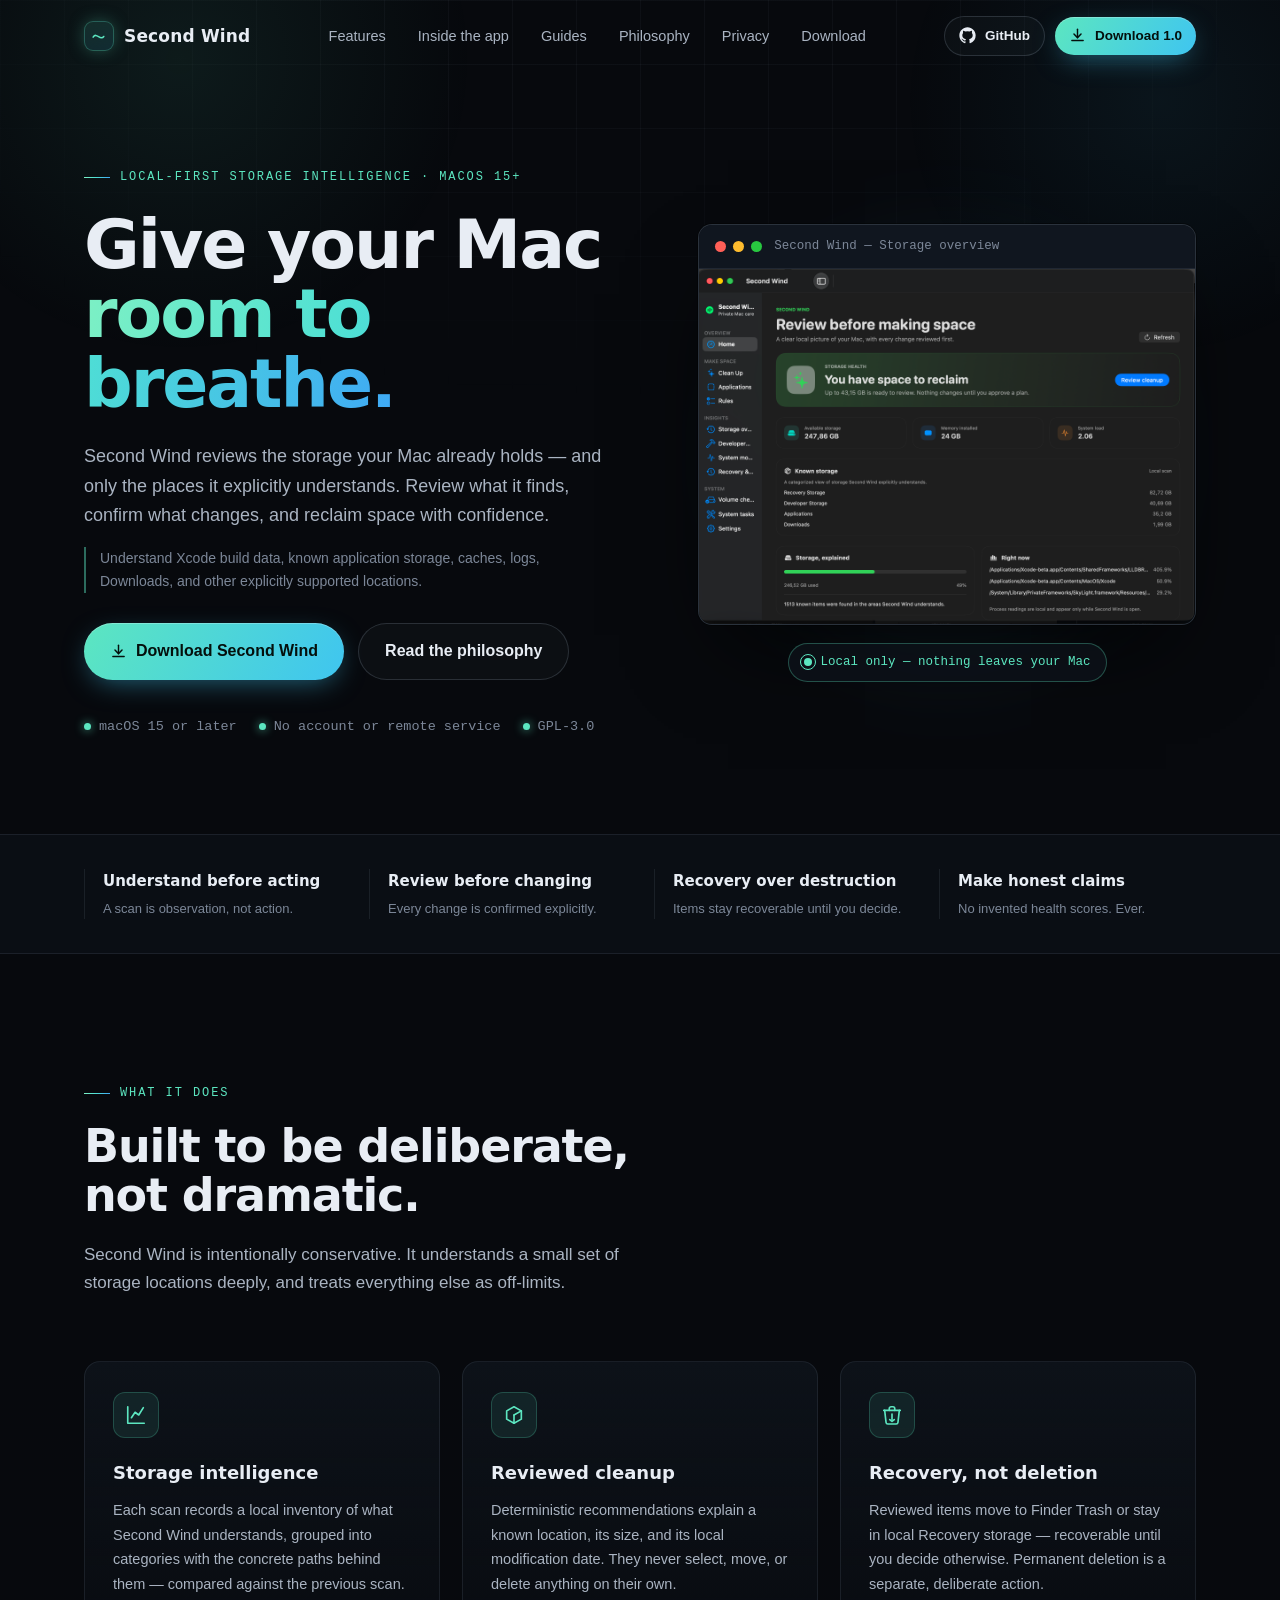
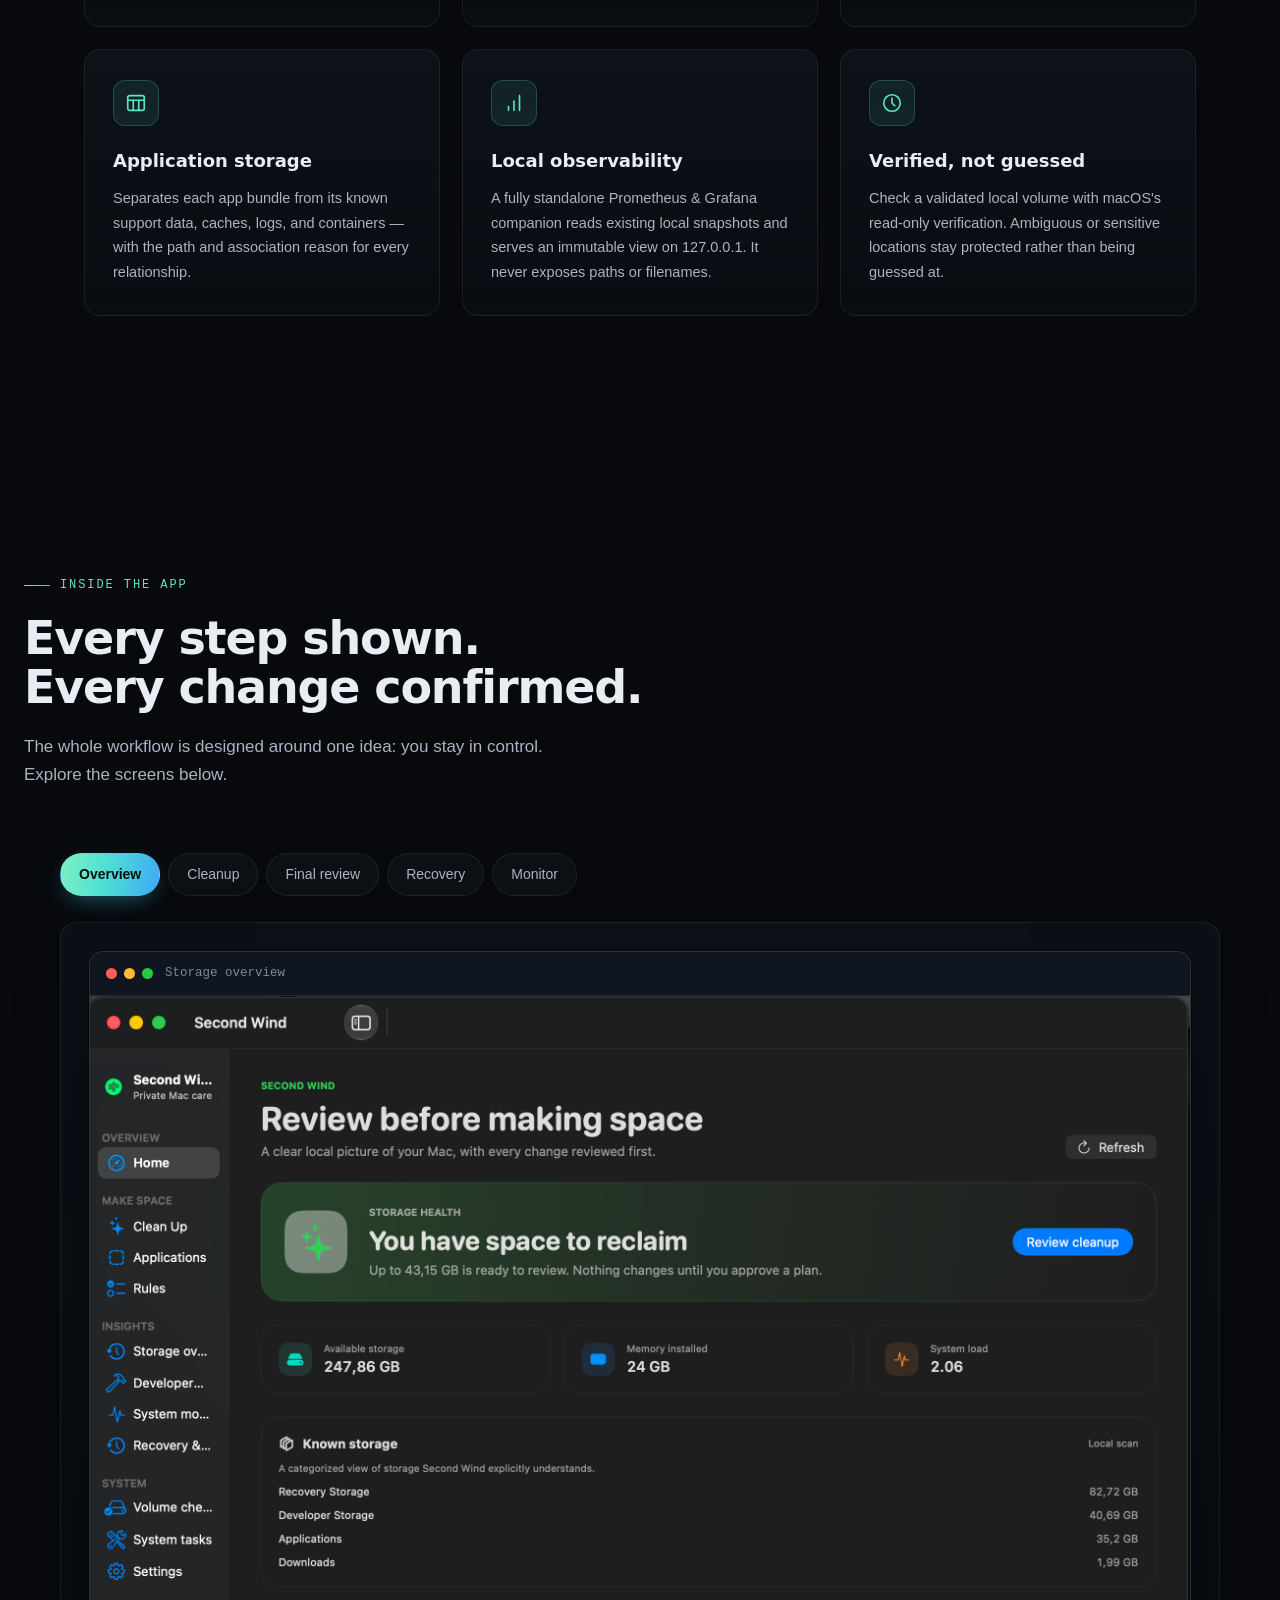
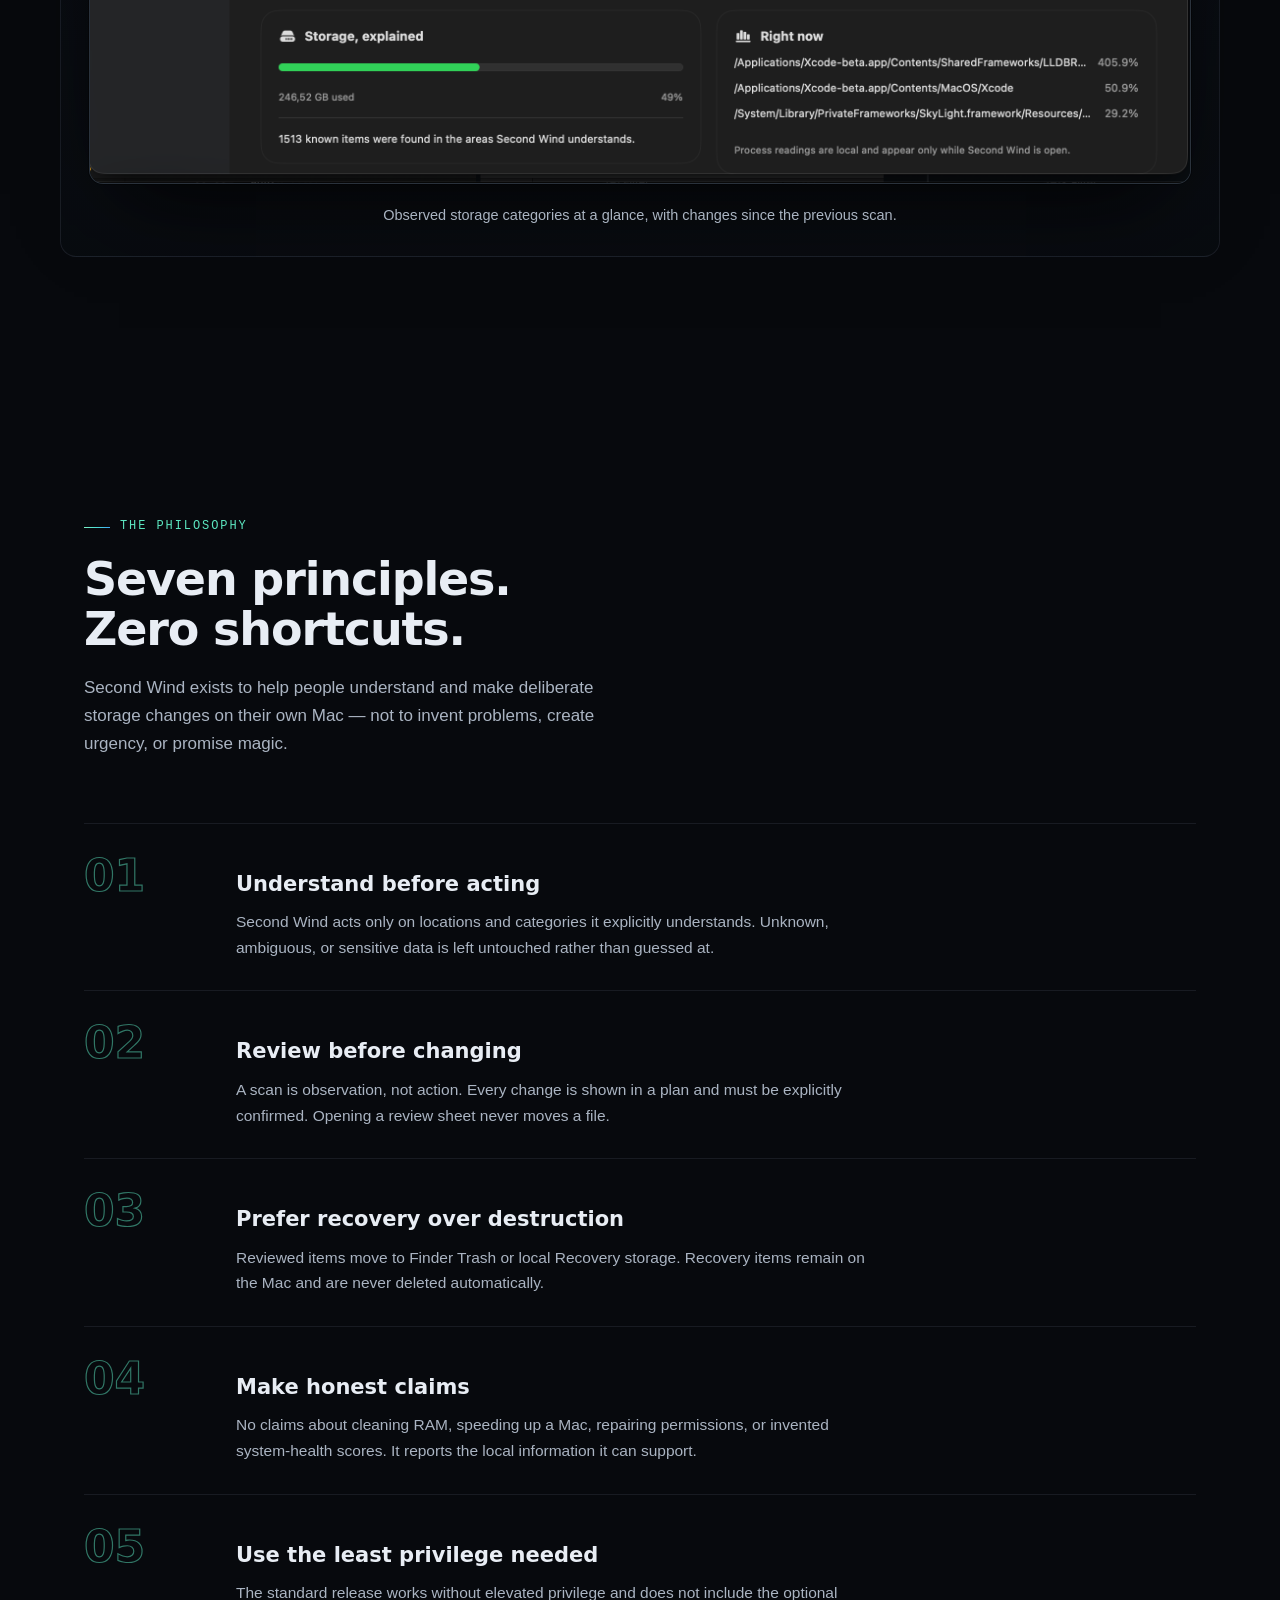
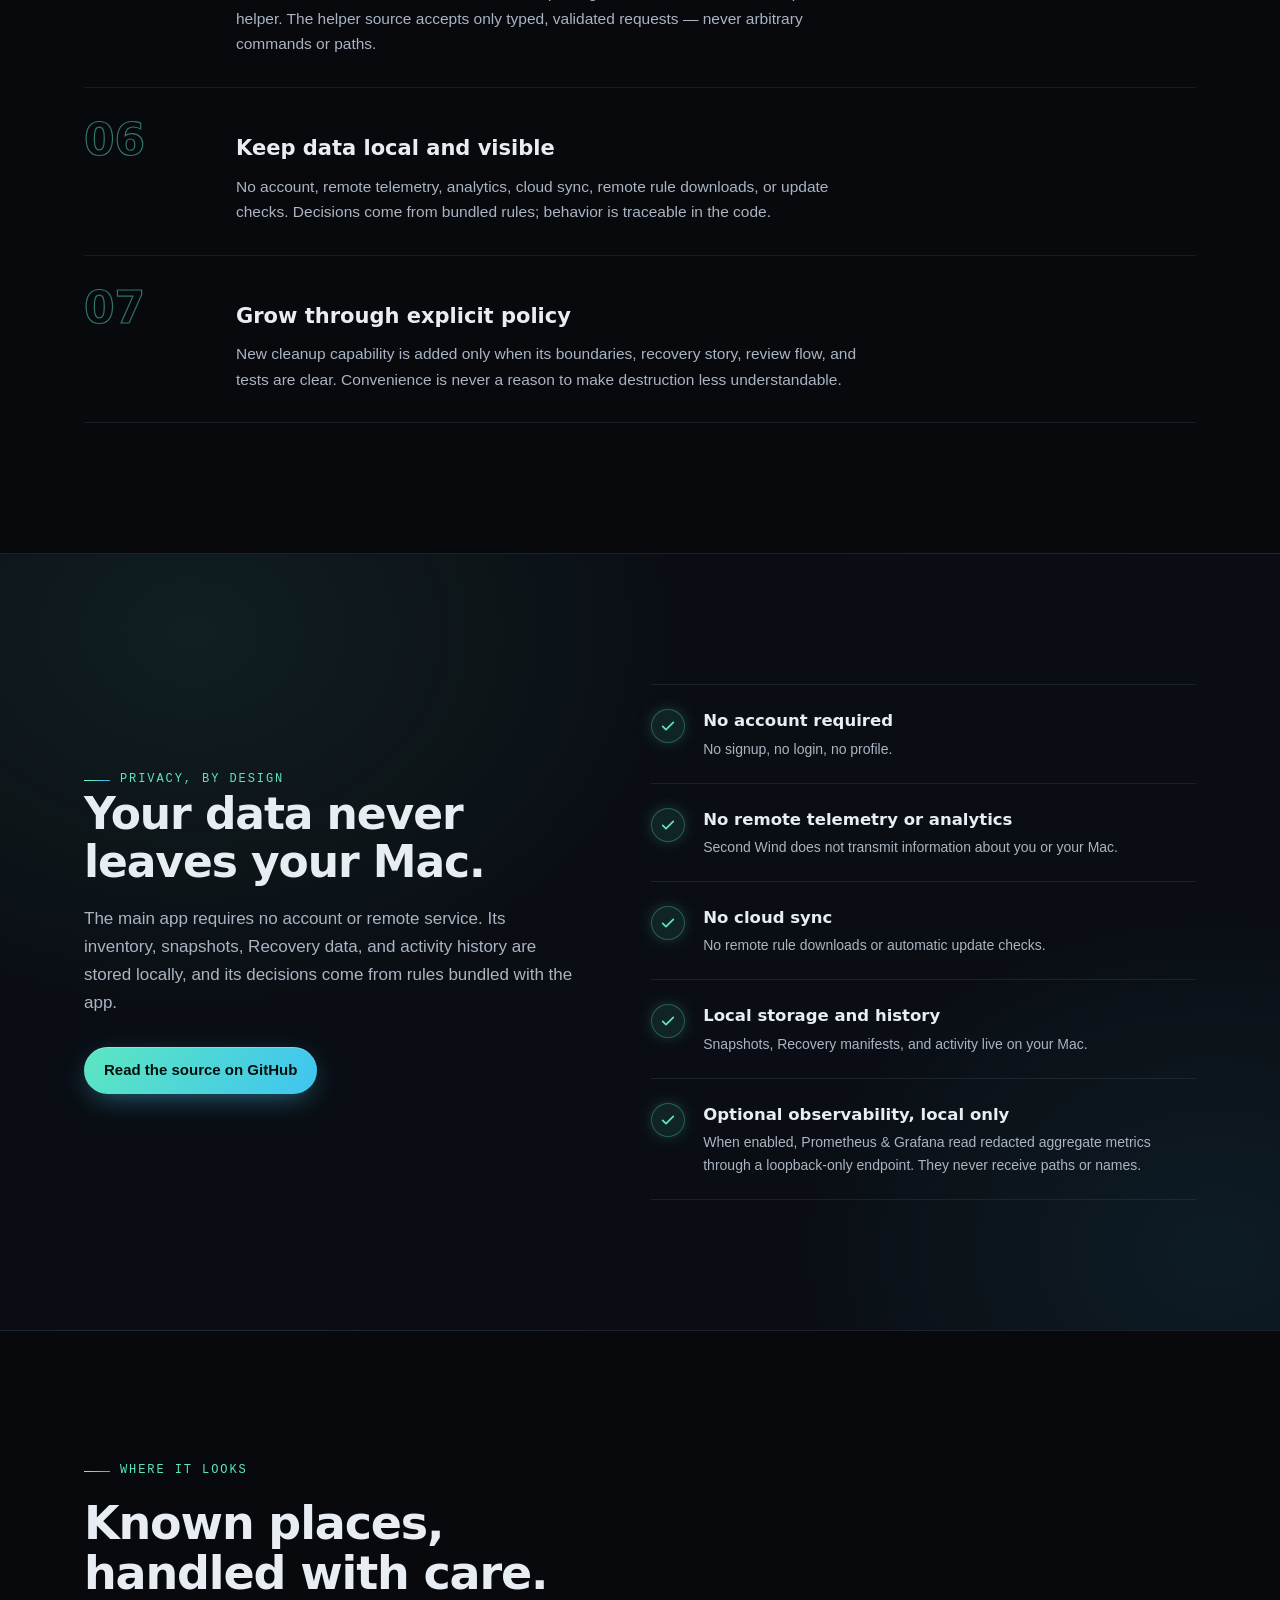
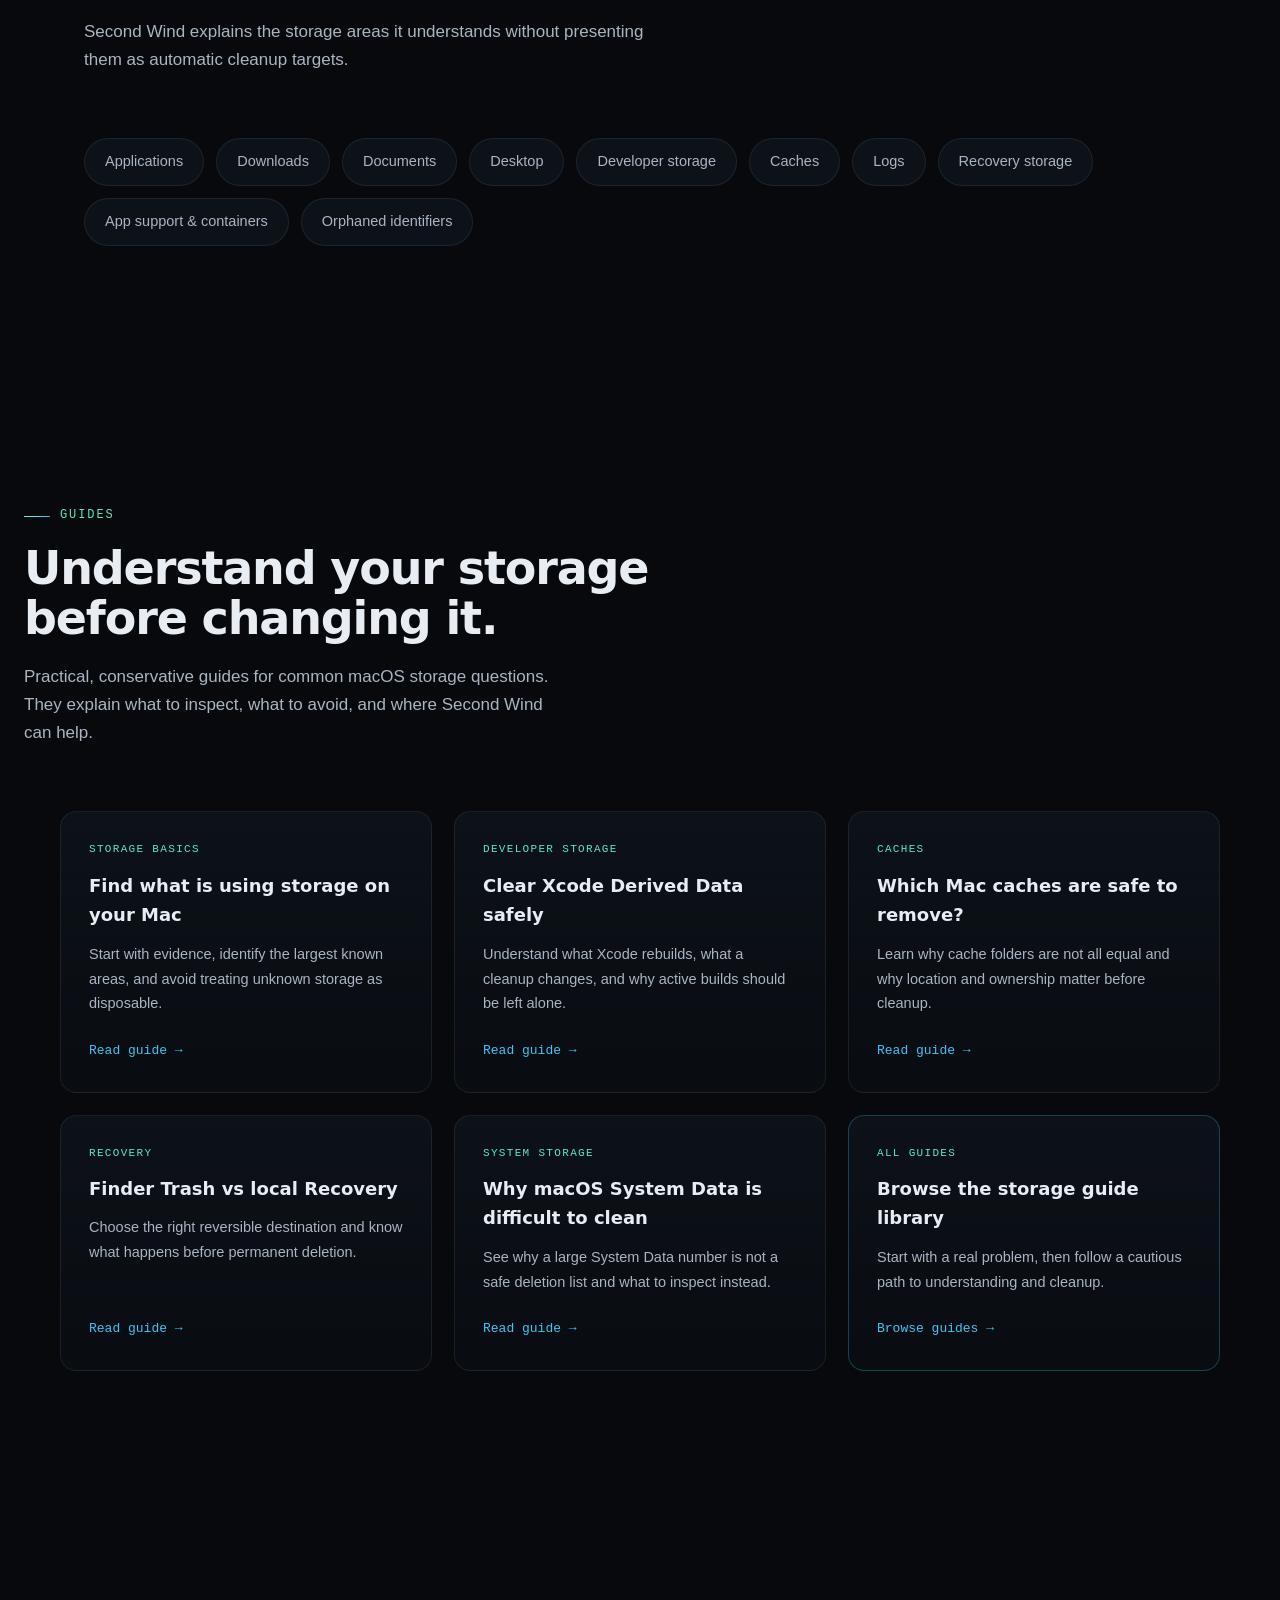
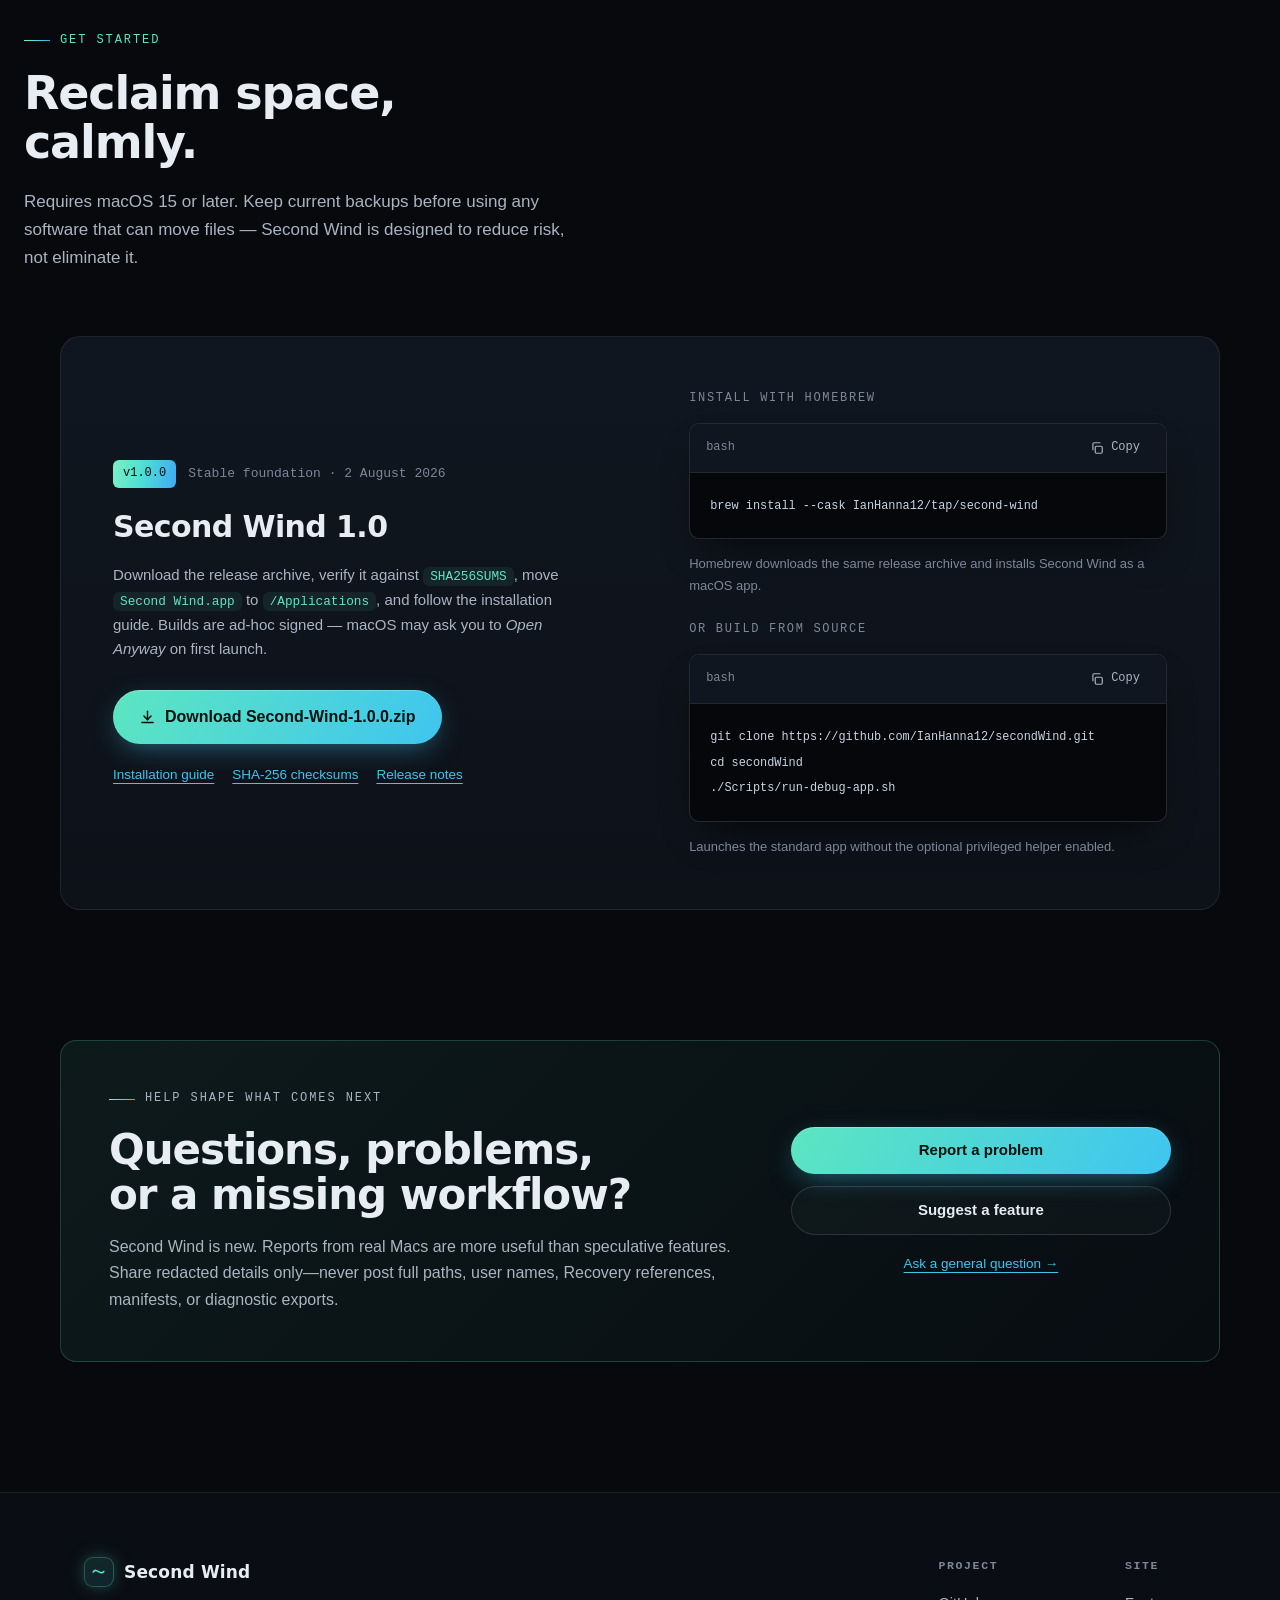
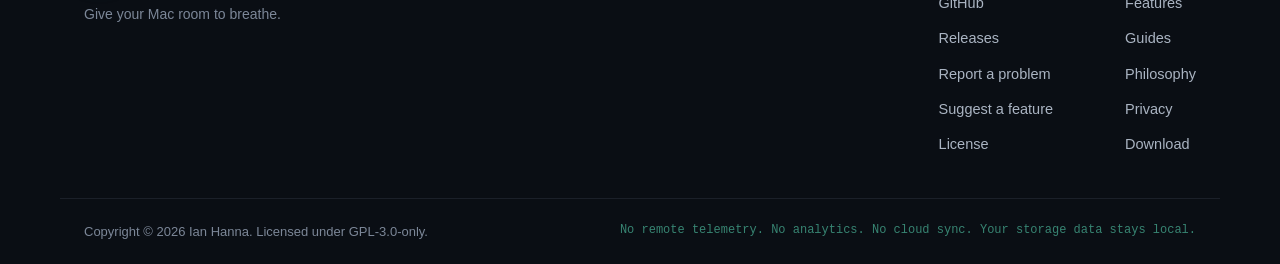
<file: website/index.html>
<!DOCTYPE html>
<html lang="en">
<head>
  <meta charset="UTF-8" />
  <meta name="viewport" content="width=device-width, initial-scale=1.0" />
  <title>Second Wind — Local-first Mac storage analysis and cleanup</title>
  <meta name="description" content="Second Wind is a local-first macOS 15+ app for reviewing known cleanup candidates and making deliberate storage changes. No remote telemetry, analytics, or cloud sync." />
  <meta name="theme-color" content="#07090d" />

  <meta property="og:title" content="Second Wind — Local-first Mac storage analysis and cleanup" />
  <meta property="og:description" content="Local-first storage intelligence for macOS 15+. Review, confirm, and reclaim space with no remote telemetry or cloud sync." />
  <meta property="og:type" content="website" />
  <meta property="og:url" content="https://ianhanna12.github.io/secondWind/" />
  <meta property="og:image" content="https://ianhanna12.github.io/secondWind/assets/social-card.png" />
  <meta property="og:image:width" content="1200" />
  <meta property="og:image:height" content="630" />
  <meta property="og:image:alt" content="Second Wind beside its native macOS storage overview" />
  <meta name="twitter:card" content="summary_large_image" />
  <meta name="twitter:title" content="Second Wind — Local-first Mac storage analysis and cleanup" />
  <meta name="twitter:description" content="Review known storage, confirm every change, and keep cleanup recoverable." />
  <meta name="twitter:image" content="https://ianhanna12.github.io/secondWind/assets/social-card.png" />
  <link rel="canonical" href="https://ianhanna12.github.io/secondWind/" />

  <link rel="icon" href="data:image/svg+xml,%3Csvg xmlns='http://www.w3.org/2000/svg' viewBox='0 0 32 32'%3E%3Cdefs%3E%3ClinearGradient id='g' x1='0' y1='0' x2='1' y2='1'%3E%3Cstop offset='0' stop-color='%235ce6c0'/%3E%3Cstop offset='1' stop-color='%233fc5f0'/%3E%3C/linearGradient%3E%3C/defs%3E%3Crect width='32' height='32' rx='8' fill='%23070a0d'/%3E%3Cpath d='M6 19c4-6 8 4 12-2s4-4 8-2' stroke='url(%23g)' stroke-width='2.6' stroke-linecap='round' fill='none'/%3E%3C/svg%3E" />

  <link rel="stylesheet" href="css/styles.css" />
  <noscript><style>.reveal { opacity: 1; transform: none; } [data-shot-panel][hidden] { display: block !important; }</style></noscript>
  <script type="application/ld+json">
  {
    "@context": "https://schema.org",
    "@type": "SoftwareApplication",
    "name": "Second Wind",
    "applicationCategory": "UtilitiesApplication",
    "operatingSystem": "macOS 15 or later",
    "softwareVersion": "1.0.0",
    "description": "A local-first macOS application for understanding known storage and reviewing recoverable cleanup plans.",
    "url": "https://ianhanna12.github.io/secondWind/",
    "downloadUrl": "https://github.com/IanHanna12/secondWind/releases/download/v1.0.0/Second-Wind-1.0.0.zip",
    "codeRepository": "https://github.com/IanHanna12/secondWind",
    "license": "https://www.gnu.org/licenses/gpl-3.0.html",
    "offers": {
      "@type": "Offer",
      "price": "0",
      "priceCurrency": "USD"
    }
  }
  </script>
</head>
<body id="top">

  <a class="skip-link" href="#main-content">Skip to content</a>

  <!-- ======= Grain overlay ======= -->
  <div class="grain" aria-hidden="true"></div>

  <!-- ======= Scroll progress ======= -->
  <div class="scroll-progress" aria-hidden="true"><span id="scrollBar"></span></div>

  <!-- ======= Background atmosphere ======= -->
  <div class="atmosphere" aria-hidden="true">
    <div class="orb orb--mint"></div>
    <div class="orb orb--blue"></div>
    <div class="grid-lines"></div>
  </div>

  <!-- ======= Navigation ======= -->
  <header class="nav" id="nav">
    <nav class="nav__inner" aria-label="Primary">
      <a class="brand" href="#top">
        <span class="brand__mark" aria-hidden="true">
          <svg viewBox="0 0 24 24" fill="none" stroke="currentColor" stroke-width="2.2" stroke-linecap="round"><path d="M3 13c5-8 10 6 15-1"/></svg>
        </span>
        <span class="brand__name">Second&nbsp;Wind</span>
      </a>

      <ul class="nav__links" id="navLinks">
        <li><a href="#features">Features</a></li>
        <li><a href="#app">Inside the app</a></li>
        <li><a href="#guides">Guides</a></li>
        <li><a href="#philosophy">Philosophy</a></li>
        <li><a href="#privacy">Privacy</a></li>
        <li><a href="#download">Download</a></li>
      </ul>

      <div class="nav__actions">
        <a class="btn btn--ghost btn--sm nav__github" href="https://github.com/IanHanna12/secondWind" target="_blank" rel="noopener">
          <svg viewBox="0 0 24 24" fill="currentColor" aria-hidden="true"><path d="M12 .5C5.65.5.5 5.65.5 12c0 5.08 3.29 9.39 7.86 10.91.58.11.79-.25.79-.55v-2.15c-3.2.7-3.87-1.36-3.87-1.36-.52-1.33-1.28-1.68-1.28-1.68-1.04-.71.08-.7.08-.7 1.15.08 1.76 1.18 1.76 1.18 1.03 1.76 2.69 1.25 3.35.96.1-.75.4-1.25.72-1.54-2.55-.29-5.24-1.28-5.24-5.68 0-1.26.45-2.28 1.18-3.09-.12-.29-.51-1.46.11-3.05 0 0 .96-.31 3.16 1.18a11 11 0 0 1 5.76 0c2.2-1.49 3.16-1.18 3.16-1.18.62 1.59.23 2.76.11 3.05.73.81 1.18 1.83 1.18 3.09 0 4.41-2.69 5.38-5.25 5.67.41.35.77 1.05.77 2.12v3.14c0 .3.21.66.8.55A11.5 11.5 0 0 0 23.5 12C23.5 5.65 18.35.5 12 .5Z"/></svg>
          GitHub
        </a>
        <a class="btn btn--primary btn--sm" href="#download">
          <svg viewBox="0 0 24 24" fill="none" stroke="currentColor" stroke-width="2" stroke-linecap="round" stroke-linejoin="round" aria-hidden="true"><path d="M12 3v12"/><path d="m7 10 5 5 5-5"/><path d="M4 19h16"/></svg>
          Download 1.0
        </a>
        <button class="nav__toggle" id="navToggle" aria-label="Menu" aria-expanded="false" aria-controls="navLinks">
          <span></span><span></span><span></span>
        </button>
      </div>
    </nav>
  </header>

  <main id="main-content">

    <!-- ======= Hero ======= -->
    <section class="hero">
      <div class="hero__content">
        <p class="eyebrow reveal">Local-first storage intelligence · macOS 15+</p>
        <h1 class="hero__title reveal">
          Give your Mac<br />
          <span class="grad">room to breathe.</span>
        </h1>
        <p class="hero__sub reveal">
          Second Wind reviews the storage your Mac already holds — and only the
          places it explicitly understands. Review what it finds, confirm what
          changes, and reclaim space with confidence.
        </p>
        <p class="hero__scope reveal">
          Understand Xcode build data, known application storage, caches, logs,
          Downloads, and other explicitly supported locations.
        </p>
        <div class="hero__cta reveal">
          <a class="btn btn--primary btn--lg" href="#download">
            <svg viewBox="0 0 24 24" fill="none" stroke="currentColor" stroke-width="2" stroke-linecap="round" stroke-linejoin="round" aria-hidden="true"><path d="M12 3v12"/><path d="m7 10 5 5 5-5"/><path d="M4 19h16"/></svg>
            Download Second Wind
          </a>
          <a class="btn btn--ghost btn--lg" href="#philosophy">Read the philosophy</a>
        </div>
        <ul class="hero__meta reveal">
          <li><span class="dot" aria-hidden="true"></span>macOS 15 or later</li>
          <li><span class="dot" aria-hidden="true"></span>No account or remote service</li>
          <li><span class="dot" aria-hidden="true"></span>GPL-3.0</li>
        </ul>
      </div>

      <figure class="hero__shot reveal">
        <div class="window">
          <div class="window__bar">
            <span class="traffic" aria-hidden="true"><i></i><i></i><i></i></span>
            <span class="window__title">Second Wind — Storage overview</span>
          </div>
          <img src="assets/screenshots/home-storage-overview.png" alt="Second Wind storage overview showing observed storage categories and changes since the previous scan" loading="eager" />
        </div>
        <figcaption class="hero__caption" aria-hidden="true">
          <span class="chip chip--live"><i class="pulse"></i>Local only — nothing leaves your Mac</span>
        </figcaption>
      </figure>
    </section>

    <!-- ======= Trust strip ======= -->
    <section class="strip">
      <ul>
        <li class="reveal"><strong>Understand before acting</strong><span>A scan is observation, not action.</span></li>
        <li class="reveal"><strong>Review before changing</strong><span>Every change is confirmed explicitly.</span></li>
        <li class="reveal"><strong>Recovery over destruction</strong><span>Items stay recoverable until you decide.</span></li>
        <li class="reveal"><strong>Make honest claims</strong><span>No invented health scores. Ever.</span></li>
      </ul>
    </section>

    <!-- ======= Features ======= -->
    <section class="section" id="features">
      <div class="section__head reveal">
        <p class="eyebrow">What it does</p>
        <h2 class="section__title">Built to be deliberate,<br />not dramatic.</h2>
        <p class="section__sub">
          Second Wind is intentionally conservative. It understands a small set of
          storage locations deeply, and treats everything else as off-limits.
        </p>
      </div>

      <div class="grid grid--3">
        <article class="card reveal">
          <span class="card__icon">
            <svg viewBox="0 0 24 24" fill="none" stroke="currentColor" stroke-width="1.8" stroke-linecap="round" stroke-linejoin="round"><path d="M3 3v18h18"/><path d="M7 15l4-6 4 3 5-8"/></svg>
          </span>
          <h3>Storage intelligence</h3>
          <p>Each scan records a local inventory of what Second Wind understands, grouped into categories with the concrete paths behind them — compared against the previous scan.</p>
        </article>

        <article class="card reveal">
          <span class="card__icon">
            <svg viewBox="0 0 24 24" fill="none" stroke="currentColor" stroke-width="1.8" stroke-linecap="round" stroke-linejoin="round"><path d="M12 3l8 4.5v9L12 21l-8-4.5v-9L12 3z"/><path d="M12 12l8-4.5"/><path d="M12 12v9"/></svg>
          </span>
          <h3>Reviewed cleanup</h3>
          <p>Deterministic recommendations explain a known location, its size, and its local modification date. They never select, move, or delete anything on their own.</p>
        </article>

        <article class="card reveal">
          <span class="card__icon">
            <svg viewBox="0 0 24 24" fill="none" stroke="currentColor" stroke-width="1.8" stroke-linecap="round" stroke-linejoin="round"><path d="M3 7h18"/><path d="M4 7l1.5 13a2 2 0 0 0 2 1.8h9a2 2 0 0 0 2-1.8L20 7"/><path d="M9 7V5a2 2 0 0 1 2-2h2a2 2 0 0 1 2 2v2"/><path d="M12 11v6"/><path d="M9.5 17l2.5 2 2.5-2"/></svg>
          </span>
          <h3>Recovery, not deletion</h3>
          <p>Reviewed items move to Finder Trash or stay in local Recovery storage — recoverable until you decide otherwise. Permanent deletion is a separate, deliberate action.</p>
        </article>

        <article class="card reveal">
          <span class="card__icon">
            <svg viewBox="0 0 24 24" fill="none" stroke="currentColor" stroke-width="1.8" stroke-linecap="round" stroke-linejoin="round"><rect x="3" y="4" width="18" height="16" rx="2"/><path d="M3 9h18"/><path d="M9 9v11"/><path d="M15 9v11"/></svg>
          </span>
          <h3>Application storage</h3>
          <p>Separates each app bundle from its known support data, caches, logs, and containers — with the path and association reason for every relationship.</p>
        </article>

        <article class="card reveal">
          <span class="card__icon">
            <svg viewBox="0 0 24 24" fill="none" stroke="currentColor" stroke-width="1.8" stroke-linecap="round" stroke-linejoin="round"><path d="M12 20V10"/><path d="M18 20V4"/><path d="M6 20v-4"/></svg>
          </span>
          <h3>Local observability</h3>
          <p>A fully standalone Prometheus &amp; Grafana companion reads existing local snapshots and serves an immutable view on 127.0.0.1. It never exposes paths or filenames.</p>
        </article>

        <article class="card reveal">
          <span class="card__icon">
            <svg viewBox="0 0 24 24" fill="none" stroke="currentColor" stroke-width="1.8" stroke-linecap="round" stroke-linejoin="round"><circle cx="12" cy="12" r="9"/><path d="M12 7v5l3 3"/></svg>
          </span>
          <h3>Verified, not guessed</h3>
          <p>Check a validated local volume with macOS's read-only verification. Ambiguous or sensitive locations stay protected rather than being guessed at.</p>
        </article>
      </div>
    </section>

    <!-- ======= Inside the app ======= -->
    <section class="section section--alt" id="app">
      <div class="section__head reveal">
        <p class="eyebrow">Inside the app</p>
        <h2 class="section__title">Every step shown.<br />Every change confirmed.</h2>
        <p class="section__sub">
          The whole workflow is designed around one idea: you stay in control.
          Explore the screens below.
        </p>
      </div>

      <div class="tabs reveal">
        <div class="tabs__bar" role="tablist" aria-label="App screens">
          <button class="tab is-active" id="tab-home" role="tab" aria-selected="true" aria-controls="shot-home" data-shot="home">Overview</button>
          <button class="tab" id="tab-cleanup" role="tab" aria-selected="false" aria-controls="shot-cleanup" tabindex="-1" data-shot="cleanup">Cleanup</button>
          <button class="tab" id="tab-review" role="tab" aria-selected="false" aria-controls="shot-review" tabindex="-1" data-shot="review">Final review</button>
          <button class="tab" id="tab-recovery" role="tab" aria-selected="false" aria-controls="shot-recovery" tabindex="-1" data-shot="recovery">Recovery</button>
          <button class="tab" id="tab-monitor" role="tab" aria-selected="false" aria-controls="shot-monitor" tabindex="-1" data-shot="monitor">Monitor</button>
        </div>

        <div class="tabs__stage">
          <figure class="shot is-active" id="shot-home" role="tabpanel" aria-labelledby="tab-home" tabindex="0" data-shot-panel>
            <div class="window">
              <div class="window__bar"><span class="traffic" aria-hidden="true"><i></i><i></i><i></i></span><span class="window__title">Storage overview</span></div>
              <img src="assets/screenshots/home-storage-overview.png" alt="Storage overview screen" loading="lazy" />
            </div>
            <figcaption>Observed storage categories at a glance, with changes since the previous scan.</figcaption>
          </figure>

          <figure class="shot" id="shot-cleanup" role="tabpanel" aria-labelledby="tab-cleanup" tabindex="0" hidden data-shot-panel>
            <div class="window">
              <div class="window__bar"><span class="traffic" aria-hidden="true"><i></i><i></i><i></i></span><span class="window__title">Cleanup candidates</span></div>
              <img src="assets/screenshots/cleanup-selection.png" alt="Cleanup candidate selection screen" loading="lazy" />
            </div>
            <figcaption>Deterministic, explained findings. Nothing is auto-selected for you.</figcaption>
          </figure>

          <figure class="shot" id="shot-review" role="tabpanel" aria-labelledby="tab-review" tabindex="0" hidden data-shot-panel>
            <div class="window">
              <div class="window__bar"><span class="traffic" aria-hidden="true"><i></i><i></i><i></i></span><span class="window__title">Final review</span></div>
              <img src="assets/screenshots/cleanup-final-review.png" alt="Final cleanup review screen" loading="lazy" />
            </div>
            <figcaption>The complete plan, with destinations chosen — confirmed before anything moves.</figcaption>
          </figure>

          <figure class="shot" id="shot-recovery" role="tabpanel" aria-labelledby="tab-recovery" tabindex="0" hidden data-shot-panel>
            <div class="window">
              <div class="window__bar"><span class="traffic" aria-hidden="true"><i></i><i></i><i></i></span><span class="window__title">Recovery</span></div>
              <img src="assets/screenshots/recovery-activity.png" alt="Recovery storage and local activity screen" loading="lazy" />
            </div>
            <figcaption>Recoverable items and local activity — nothing deleted automatically, ever.</figcaption>
          </figure>

          <figure class="shot" id="shot-monitor" role="tabpanel" aria-labelledby="tab-monitor" tabindex="0" hidden data-shot-panel>
            <div class="window">
              <div class="window__bar"><span class="traffic" aria-hidden="true"><i></i><i></i><i></i></span><span class="window__title">System monitor</span></div>
              <img src="assets/screenshots/system-monitor.png" alt="Local system monitor screen" loading="lazy" />
            </div>
            <figcaption>Watch the local state Second Wind understands — live, and entirely on your Mac.</figcaption>
          </figure>
        </div>
      </div>
    </section>

    <!-- ======= Philosophy ======= -->
    <section class="section" id="philosophy">
      <div class="section__head reveal">
        <p class="eyebrow">The philosophy</p>
        <h2 class="section__title">Seven principles.<br />Zero shortcuts.</h2>
        <p class="section__sub">
          Second Wind exists to help people understand and make deliberate storage
          changes on their own Mac — not to invent problems, create urgency, or
          promise magic.
        </p>
      </div>

      <ol class="principles">
        <li class="principle reveal">
          <span class="principle__num">01</span>
          <div><h3>Understand before acting</h3><p>Second Wind acts only on locations and categories it explicitly understands. Unknown, ambiguous, or sensitive data is left untouched rather than guessed at.</p></div>
        </li>
        <li class="principle reveal">
          <span class="principle__num">02</span>
          <div><h3>Review before changing</h3><p>A scan is observation, not action. Every change is shown in a plan and must be explicitly confirmed. Opening a review sheet never moves a file.</p></div>
        </li>
        <li class="principle reveal">
          <span class="principle__num">03</span>
          <div><h3>Prefer recovery over destruction</h3><p>Reviewed items move to Finder Trash or local Recovery storage. Recovery items remain on the Mac and are never deleted automatically.</p></div>
        </li>
        <li class="principle reveal">
          <span class="principle__num">04</span>
          <div><h3>Make honest claims</h3><p>No claims about cleaning RAM, speeding up a Mac, repairing permissions, or invented system-health scores. It reports the local information it can support.</p></div>
        </li>
        <li class="principle reveal">
          <span class="principle__num">05</span>
          <div><h3>Use the least privilege needed</h3><p>The standard release works without elevated privilege and does not include the optional helper. The helper source accepts only typed, validated requests — never arbitrary commands or paths.</p></div>
        </li>
        <li class="principle reveal">
          <span class="principle__num">06</span>
          <div><h3>Keep data local and visible</h3><p>No account, remote telemetry, analytics, cloud sync, remote rule downloads, or update checks. Decisions come from bundled rules; behavior is traceable in the code.</p></div>
        </li>
        <li class="principle reveal">
          <span class="principle__num">07</span>
          <div><h3>Grow through explicit policy</h3><p>New cleanup capability is added only when its boundaries, recovery story, review flow, and tests are clear. Convenience is never a reason to make destruction less understandable.</p></div>
        </li>
      </ol>
    </section>

    <!-- ======= Privacy spotlight ======= -->
    <section class="privacy" id="privacy">
      <div class="privacy__inner reveal">
        <div class="privacy__copy">
          <p class="eyebrow">Privacy, by design</p>
          <h2 class="privacy__title">Your data never<br />leaves your Mac.</h2>
          <p class="privacy__lede">
            The main app requires no account or remote service. Its inventory,
            snapshots, Recovery data, and activity history are stored locally,
            and its decisions come from rules bundled with the app.
          </p>
          <a class="btn btn--primary" href="https://github.com/IanHanna12/secondWind" target="_blank" rel="noopener">Read the source on GitHub</a>
        </div>

        <ul class="privacy__list">
          <li class="reveal"><span class="privacy__check" aria-hidden="true">
            <svg viewBox="0 0 24 24" fill="none" stroke="currentColor" stroke-width="2.6" stroke-linecap="round" stroke-linejoin="round"><path d="m4 12.5 5 5L20 6.5"/></svg>
          </span><div><strong>No account required</strong><p>No signup, no login, no profile.</p></div></li>

          <li class="reveal"><span class="privacy__check" aria-hidden="true">
            <svg viewBox="0 0 24 24" fill="none" stroke="currentColor" stroke-width="2.6" stroke-linecap="round" stroke-linejoin="round"><path d="m4 12.5 5 5L20 6.5"/></svg>
          </span><div><strong>No remote telemetry or analytics</strong><p>Second Wind does not transmit information about you or your Mac.</p></div></li>

          <li class="reveal"><span class="privacy__check" aria-hidden="true">
            <svg viewBox="0 0 24 24" fill="none" stroke="currentColor" stroke-width="2.6" stroke-linecap="round" stroke-linejoin="round"><path d="m4 12.5 5 5L20 6.5"/></svg>
          </span><div><strong>No cloud sync</strong><p>No remote rule downloads or automatic update checks.</p></div></li>

          <li class="reveal"><span class="privacy__check" aria-hidden="true">
            <svg viewBox="0 0 24 24" fill="none" stroke="currentColor" stroke-width="2.6" stroke-linecap="round" stroke-linejoin="round"><path d="m4 12.5 5 5L20 6.5"/></svg>
          </span><div><strong>Local storage and history</strong><p>Snapshots, Recovery manifests, and activity live on your Mac.</p></div></li>

          <li class="reveal"><span class="privacy__check" aria-hidden="true">
            <svg viewBox="0 0 24 24" fill="none" stroke="currentColor" stroke-width="2.6" stroke-linecap="round" stroke-linejoin="round"><path d="m4 12.5 5 5L20 6.5"/></svg>
          </span><div><strong>Optional observability, local only</strong><p>When enabled, Prometheus &amp; Grafana read redacted aggregate metrics through a loopback-only endpoint. They never receive paths or names.</p></div></li>
        </ul>
      </div>
    </section>

    <!-- ======= What it helps with ======= -->
    <section class="section">
      <div class="section__head reveal">
        <p class="eyebrow">Where it looks</p>
        <h2 class="section__title">Known places,<br />handled with care.</h2>
        <p class="section__sub">
          Second Wind explains the storage areas it understands without presenting
          them as automatic cleanup targets.
        </p>
      </div>

      <ul class="chips reveal">
        <li>Applications</li>
        <li>Downloads</li>
        <li>Documents</li>
        <li>Desktop</li>
        <li>Developer storage</li>
        <li>Caches</li>
        <li>Logs</li>
        <li>Recovery storage</li>
        <li>App support &amp; containers</li>
        <li>Orphaned identifiers</li>
      </ul>
    </section>

    <!-- ======= Guides ======= -->
    <section class="section section--alt" id="guides">
      <div class="section__head reveal">
        <p class="eyebrow">Guides</p>
        <h2 class="section__title">Understand your storage<br />before changing it.</h2>
        <p class="section__sub">
          Practical, conservative guides for common macOS storage questions.
          They explain what to inspect, what to avoid, and where Second Wind can help.
        </p>
      </div>

      <div class="grid grid--3 guides-grid">
        <a class="card guide-card reveal" href="guides/find-mac-storage/">
          <p class="guide-card__label">Storage basics</p>
          <h3>Find what is using storage on your Mac</h3>
          <p>Start with evidence, identify the largest known areas, and avoid treating unknown storage as disposable.</p>
          <span class="guide-card__link">Read guide →</span>
        </a>
        <a class="card guide-card reveal" href="guides/clear-xcode-derived-data/">
          <p class="guide-card__label">Developer storage</p>
          <h3>Clear Xcode Derived Data safely</h3>
          <p>Understand what Xcode rebuilds, what a cleanup changes, and why active builds should be left alone.</p>
          <span class="guide-card__link">Read guide →</span>
        </a>
        <a class="card guide-card reveal" href="guides/mac-cache-cleanup/">
          <p class="guide-card__label">Caches</p>
          <h3>Which Mac caches are safe to remove?</h3>
          <p>Learn why cache folders are not all equal and why location and ownership matter before cleanup.</p>
          <span class="guide-card__link">Read guide →</span>
        </a>
        <a class="card guide-card reveal" href="guides/recovery-vs-trash/">
          <p class="guide-card__label">Recovery</p>
          <h3>Finder Trash vs local Recovery</h3>
          <p>Choose the right reversible destination and know what happens before permanent deletion.</p>
          <span class="guide-card__link">Read guide →</span>
        </a>
        <a class="card guide-card reveal" href="guides/mac-system-data/">
          <p class="guide-card__label">System storage</p>
          <h3>Why macOS System Data is difficult to clean</h3>
          <p>See why a large System Data number is not a safe deletion list and what to inspect instead.</p>
          <span class="guide-card__link">Read guide →</span>
        </a>
        <a class="card guide-card guide-card--all reveal" href="guides/">
          <p class="guide-card__label">All guides</p>
          <h3>Browse the storage guide library</h3>
          <p>Start with a real problem, then follow a cautious path to understanding and cleanup.</p>
          <span class="guide-card__link">Browse guides →</span>
        </a>
      </div>
    </section>

    <!-- ======= Download ======= -->
    <section class="section section--alt" id="download">
      <div class="section__head reveal">
        <p class="eyebrow">Get started</p>
        <h2 class="section__title">Reclaim space,<br />calmly.</h2>
        <p class="section__sub">Requires macOS 15 or later. Keep current backups before using any software that can move files — Second Wind is designed to reduce risk, not eliminate it.</p>
      </div>

      <div class="download reveal">
        <div class="download__main">
          <div class="download__version">
            <span class="download__tag">v1.0.0</span>
            <span class="download__note">Stable foundation · 2 August 2026</span>
          </div>
          <h3 class="download__name">Second Wind 1.0</h3>
          <p class="download__desc">
            Download the release archive, verify it against <code>SHA256SUMS</code>,
            move <code>Second Wind.app</code> to <code>/Applications</code>, and follow
            the installation guide. Builds are ad-hoc signed — macOS may ask you to
            <em>Open Anyway</em> on first launch.
          </p>
          <a class="btn btn--primary btn--lg" href="https://github.com/IanHanna12/secondWind/releases/download/v1.0.0/Second-Wind-1.0.0.zip">
            <svg viewBox="0 0 24 24" fill="none" stroke="currentColor" stroke-width="2" stroke-linecap="round" stroke-linejoin="round" aria-hidden="true"><path d="M12 3v12"/><path d="m7 10 5 5 5-5"/><path d="M4 19h16"/></svg>
            Download Second-Wind-1.0.0.zip
          </a>
          <div class="download__links">
            <a href="https://github.com/IanHanna12/secondWind/blob/main/Docs/INSTALLATION.md" target="_blank" rel="noopener">Installation guide</a>
            <a href="https://github.com/IanHanna12/secondWind/releases/download/v1.0.0/SHA256SUMS">SHA-256 checksums</a>
            <a href="https://github.com/IanHanna12/secondWind/releases/tag/v1.0.0" target="_blank" rel="noopener">Release notes</a>
          </div>
        </div>

        <div class="download__build">
          <p class="download__build-label">Install with Homebrew</p>
          <div class="codeblock">
            <div class="codeblock__bar">
              <span>bash</span>
              <button class="codeblock__copy" data-copy data-copy-target="brewCode" aria-label="Copy Homebrew command">
                <svg viewBox="0 0 24 24" fill="none" stroke="currentColor" stroke-width="2" stroke-linecap="round" stroke-linejoin="round"><rect x="9" y="9" width="12" height="12" rx="2"/><path d="M5 15V5a2 2 0 0 1 2-2h10"/></svg>
                <span role="status" aria-live="polite">Copy</span>
              </button>
            </div>
            <pre><code id="brewCode">brew install --cask IanHanna12/tap/second-wind</code></pre>
          </div>
          <p class="download__build-note">Homebrew downloads the same release archive and installs Second Wind as a macOS app.</p>

          <p class="download__build-label">Or build from source</p>
          <div class="codeblock">
            <div class="codeblock__bar">
              <span>bash</span>
              <button class="codeblock__copy" data-copy data-copy-target="buildCode" aria-label="Copy build commands">
                <svg viewBox="0 0 24 24" fill="none" stroke="currentColor" stroke-width="2" stroke-linecap="round" stroke-linejoin="round"><rect x="9" y="9" width="12" height="12" rx="2"/><path d="M5 15V5a2 2 0 0 1 2-2h10"/></svg>
                <span role="status" aria-live="polite">Copy</span>
              </button>
            </div>
            <pre><code id="buildCode">git clone https://github.com/IanHanna12/secondWind.git
cd secondWind
./Scripts/run-debug-app.sh</code></pre>
          </div>
          <p class="download__build-note">Launches the standard app without the optional privileged helper enabled.</p>
        </div>
      </div>
    </section>

    <!-- ======= Feedback ======= -->
    <section class="support" aria-labelledby="support-title">
      <div class="support__inner reveal">
        <div>
          <p class="eyebrow">Help shape what comes next</p>
          <h2 id="support-title">Questions, problems,<br />or a missing workflow?</h2>
          <p>Second Wind is new. Reports from real Macs are more useful than speculative features. Share redacted details only—never post full paths, user names, Recovery references, manifests, or diagnostic exports.</p>
        </div>
        <div class="support__actions">
          <a class="btn btn--primary" href="https://github.com/IanHanna12/secondWind/issues/new?template=bug_report.yml" target="_blank" rel="noopener">Report a problem</a>
          <a class="btn btn--ghost" href="https://github.com/IanHanna12/secondWind/issues/new?template=feature_request.yml" target="_blank" rel="noopener">Suggest a feature</a>
          <a class="support__discussion" href="https://github.com/IanHanna12/secondWind/discussions" target="_blank" rel="noopener">Ask a general question →</a>
        </div>
      </div>
    </section>

  </main>

  <!-- ======= Footer ======= -->
  <footer class="footer">
    <div class="footer__inner">
      <div class="footer__brand">
        <a class="brand" href="#top">
          <span class="brand__mark" aria-hidden="true">
            <svg viewBox="0 0 24 24" fill="none" stroke="currentColor" stroke-width="2.2" stroke-linecap="round"><path d="M3 13c5-8 10 6 15-1"/></svg>
          </span>
          <span class="brand__name">Second&nbsp;Wind</span>
        </a>
        <p>Give your Mac room to breathe.</p>
      </div>

      <div class="footer__cols">
        <div class="footer__col">
          <h4>Project</h4>
          <ul>
            <li><a href="https://github.com/IanHanna12/secondWind" target="_blank" rel="noopener">GitHub</a></li>
            <li><a href="https://github.com/IanHanna12/secondWind/releases" target="_blank" rel="noopener">Releases</a></li>
            <li><a href="https://github.com/IanHanna12/secondWind/issues/new?template=bug_report.yml" target="_blank" rel="noopener">Report a problem</a></li>
            <li><a href="https://github.com/IanHanna12/secondWind/issues/new?template=feature_request.yml" target="_blank" rel="noopener">Suggest a feature</a></li>
            <li><a href="https://github.com/IanHanna12/secondWind/blob/main/LICENSE" target="_blank" rel="noopener">License</a></li>
          </ul>
        </div>
        <div class="footer__col">
          <h4>Site</h4>
          <ul>
            <li><a href="#features">Features</a></li>
            <li><a href="#guides">Guides</a></li>
            <li><a href="#philosophy">Philosophy</a></li>
            <li><a href="#privacy">Privacy</a></li>
            <li><a href="#download">Download</a></li>
          </ul>
        </div>
      </div>
    </div>
    <div class="footer__legal">
      <p>Copyright © <span id="year">2026</span> Ian Hanna. Licensed under GPL-3.0-only.</p>
      <p class="footer__honest">No remote telemetry. No analytics. No cloud sync. Your storage data stays local.</p>
    </div>
  </footer>

  <script src="js/main.js"></script>
</body>
</html>
</file>
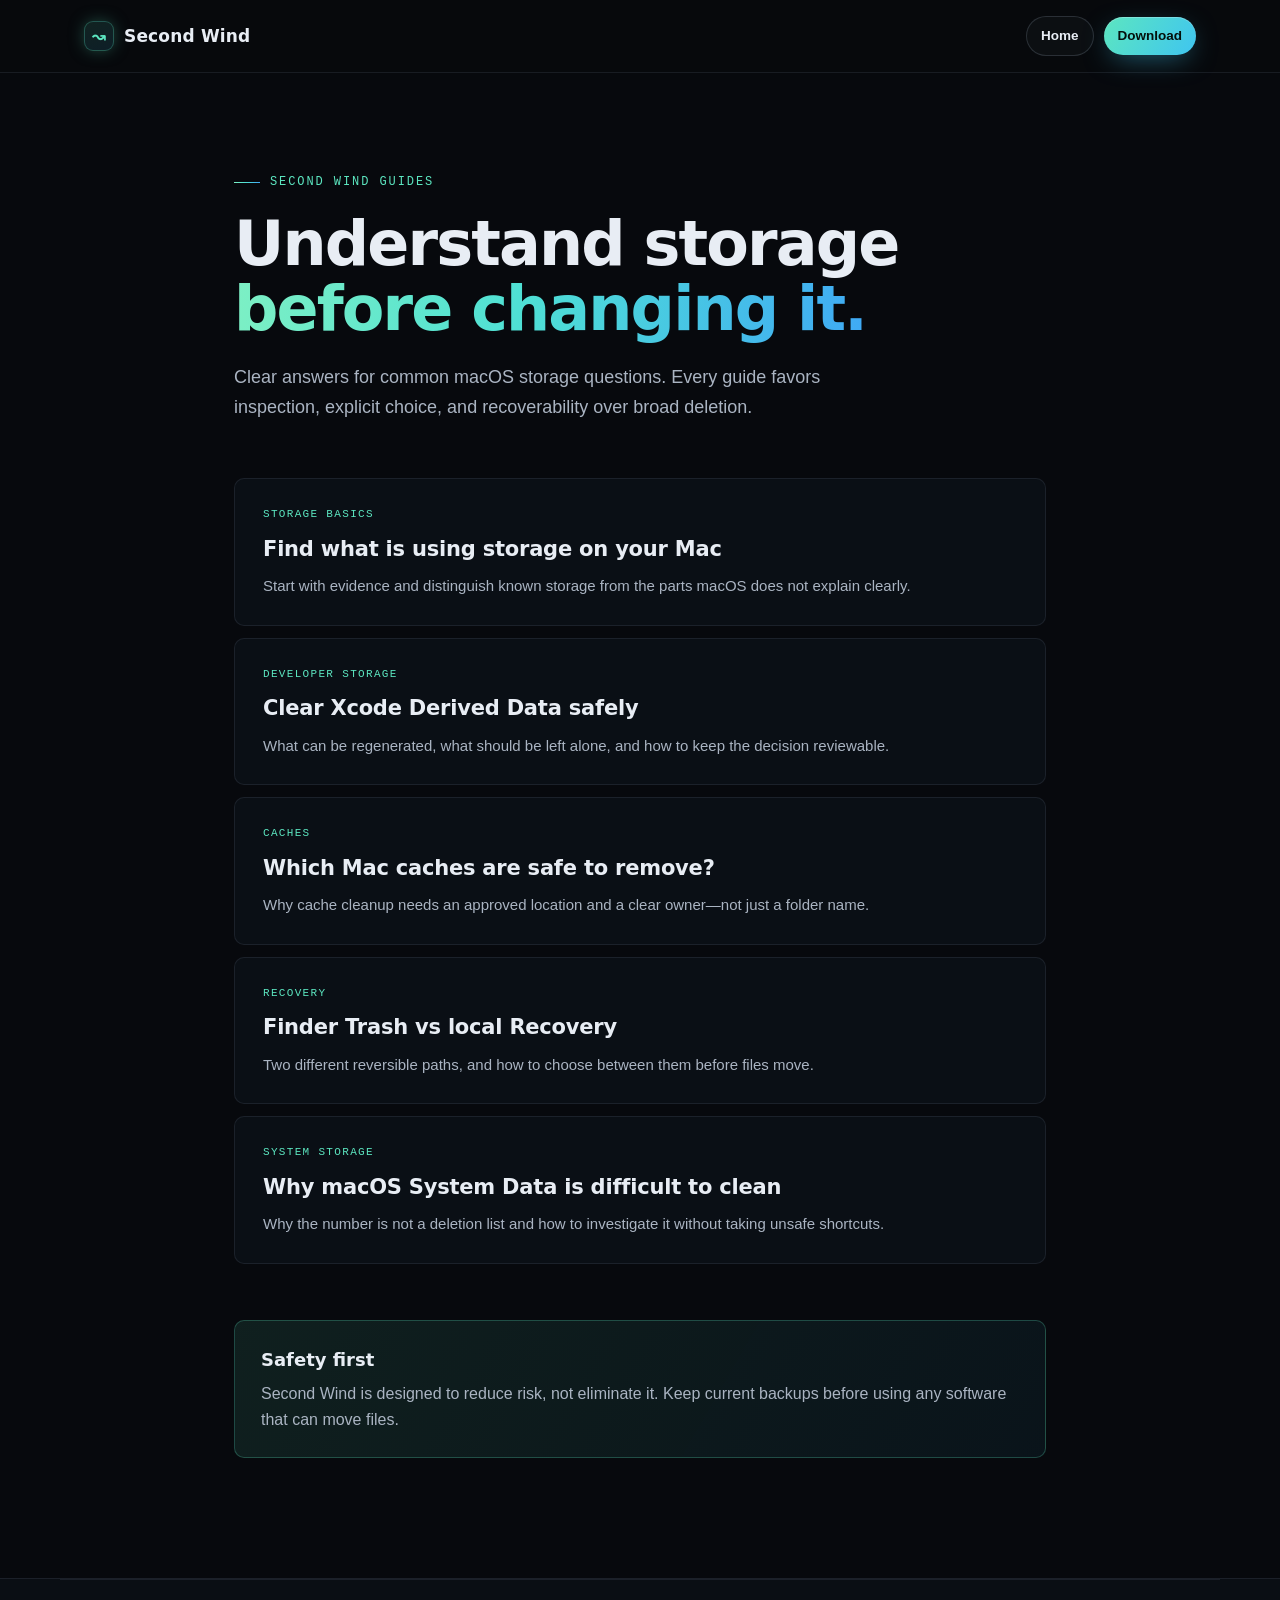
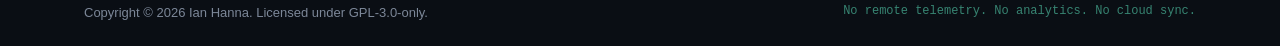
<file: website/guides/index.html>
<!DOCTYPE html>
<html lang="en">
<head>
  <meta charset="UTF-8" />
  <meta name="viewport" content="width=device-width, initial-scale=1.0" />
  <title>Mac storage guides — Second Wind</title>
  <meta name="description" content="Practical, conservative guides for understanding Mac storage, caches, Xcode Derived Data, Recovery, and System Data." />
  <meta property="og:title" content="Mac storage guides — Second Wind" />
  <meta property="og:description" content="Practical, conservative guidance for understanding and cleaning known Mac storage safely." />
  <meta property="og:type" content="website" />
  <meta property="og:url" content="https://ianhanna12.github.io/secondWind/guides/" />
  <meta property="og:image" content="https://ianhanna12.github.io/secondWind/assets/social-card.png" />
  <meta property="og:image:width" content="1200" />
  <meta property="og:image:height" content="630" />
  <meta property="og:image:alt" content="Second Wind beside its native macOS storage overview" />
  <meta name="twitter:card" content="summary_large_image" />
  <meta name="twitter:title" content="Mac storage guides — Second Wind" />
  <meta name="twitter:description" content="Practical, conservative guidance for understanding and cleaning known Mac storage safely." />
  <meta name="twitter:image" content="https://ianhanna12.github.io/secondWind/assets/social-card.png" />
  <link rel="canonical" href="https://ianhanna12.github.io/secondWind/guides/" />
  <link rel="stylesheet" href="../css/styles.css" />
</head>
<body id="top">
  <a class="skip-link" href="#main-content">Skip to content</a>
  <header class="nav nav--static">
    <nav class="nav__inner" aria-label="Primary">
      <a class="brand" href="../"><span class="brand__mark" aria-hidden="true">↝</span><span class="brand__name">Second&nbsp;Wind</span></a>
      <div class="nav__actions"><a class="btn btn--ghost btn--sm" href="../">Home</a><a class="btn btn--primary btn--sm" href="../#download">Download</a></div>
    </nav>
  </header>

  <main class="guide-page" id="main-content">
    <section class="guide-hero">
      <p class="eyebrow">Second Wind guides</p>
      <h1>Understand storage<br /><span class="grad">before changing it.</span></h1>
      <p>Clear answers for common macOS storage questions. Every guide favors inspection, explicit choice, and recoverability over broad deletion.</p>
    </section>

    <section class="guide-list" aria-label="Storage guides">
      <a href="find-mac-storage/"><span>Storage basics</span><strong>Find what is using storage on your Mac</strong><p>Start with evidence and distinguish known storage from the parts macOS does not explain clearly.</p></a>
      <a href="clear-xcode-derived-data/"><span>Developer storage</span><strong>Clear Xcode Derived Data safely</strong><p>What can be regenerated, what should be left alone, and how to keep the decision reviewable.</p></a>
      <a href="mac-cache-cleanup/"><span>Caches</span><strong>Which Mac caches are safe to remove?</strong><p>Why cache cleanup needs an approved location and a clear owner—not just a folder name.</p></a>
      <a href="recovery-vs-trash/"><span>Recovery</span><strong>Finder Trash vs local Recovery</strong><p>Two different reversible paths, and how to choose between them before files move.</p></a>
      <a href="mac-system-data/"><span>System storage</span><strong>Why macOS System Data is difficult to clean</strong><p>Why the number is not a deletion list and how to investigate it without taking unsafe shortcuts.</p></a>
    </section>

    <aside class="guide-callout">
      <strong>Safety first</strong>
      <p>Second Wind is designed to reduce risk, not eliminate it. Keep current backups before using any software that can move files.</p>
    </aside>
  </main>

  <footer class="footer"><div class="footer__legal"><p>Copyright © 2026 Ian Hanna. Licensed under GPL-3.0-only.</p><p class="footer__honest">No remote telemetry. No analytics. No cloud sync.</p></div></footer>
</body>
</html>
</file>
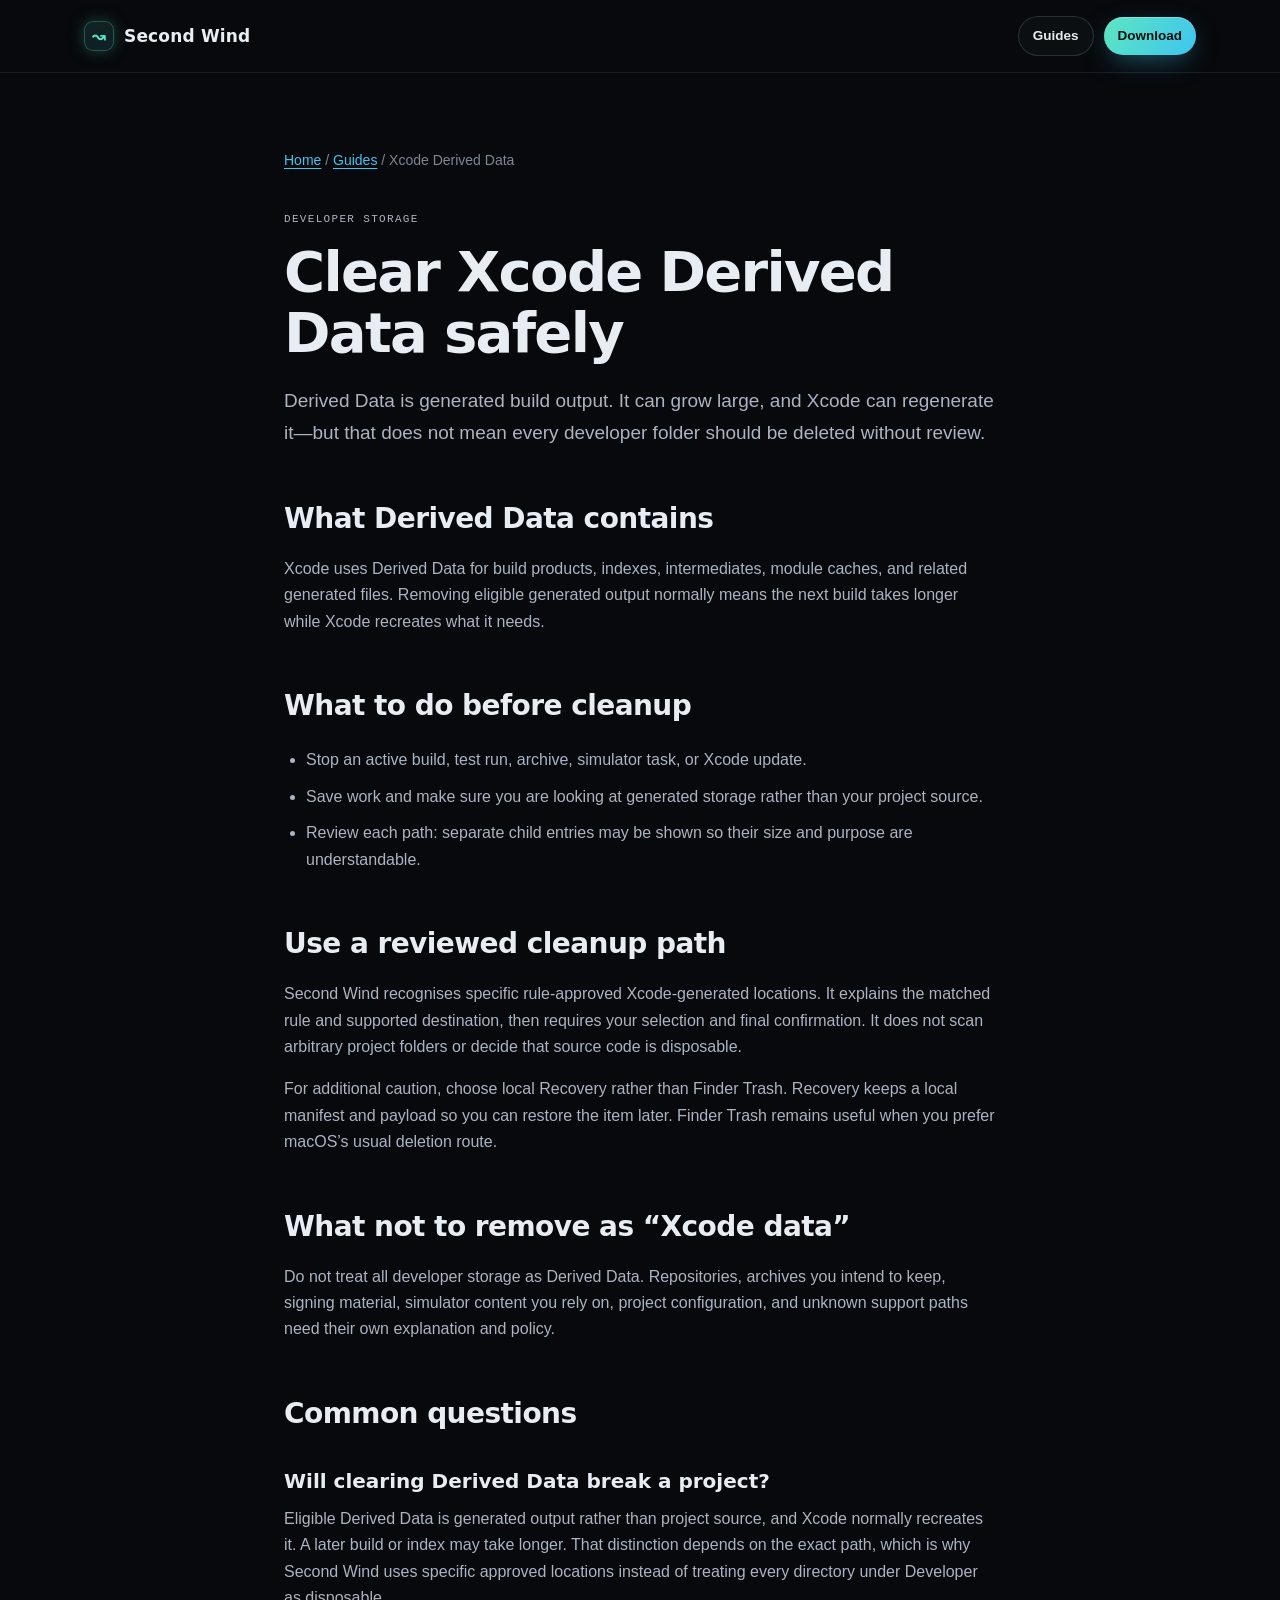
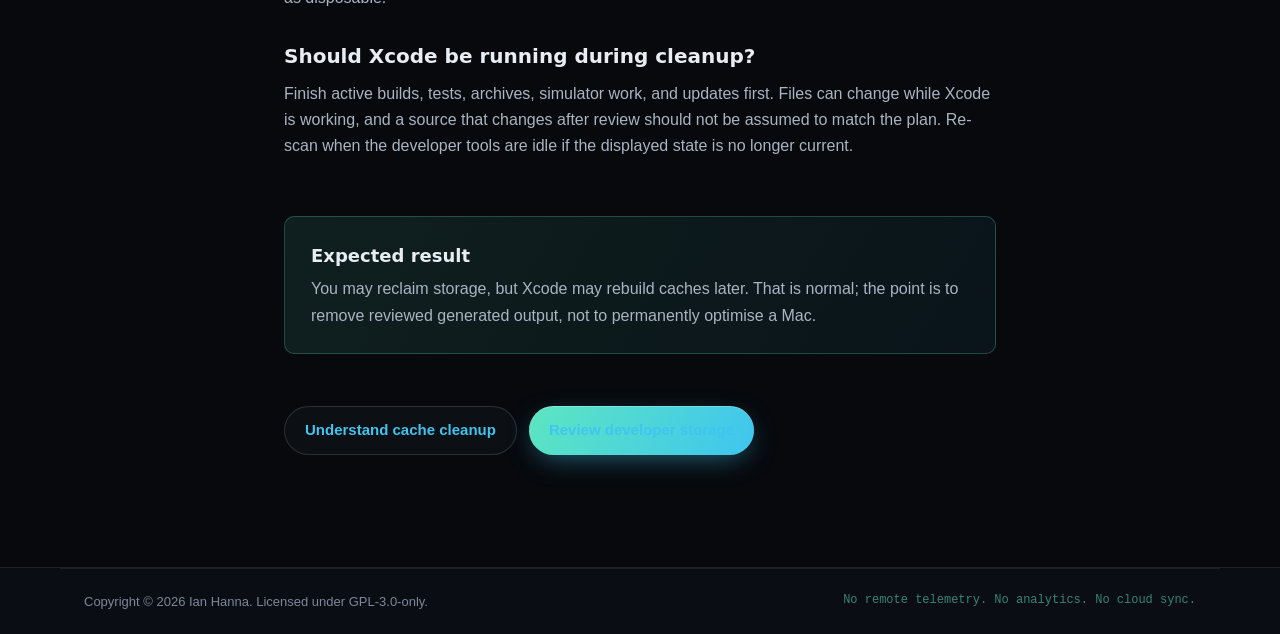
<file: website/guides/clear-xcode-derived-data/index.html>
<!DOCTYPE html>
<html lang="en"><head>
  <meta charset="UTF-8" /><meta name="viewport" content="width=device-width, initial-scale=1.0" />
  <title>Clear Xcode Derived Data safely — Second Wind</title>
  <meta name="description" content="Understand Xcode Derived Data, what can be regenerated, and how to clean it conservatively." />
  <meta property="og:title" content="Clear Xcode Derived Data safely" /><meta property="og:description" content="Understand what Xcode regenerates, what should stay protected, and how to review Derived Data cleanup conservatively." /><meta property="og:type" content="article" />
  <meta property="og:url" content="https://ianhanna12.github.io/secondWind/guides/clear-xcode-derived-data/" />
  <meta property="og:image" content="https://ianhanna12.github.io/secondWind/assets/social-card.png" /><meta property="og:image:width" content="1200" /><meta property="og:image:height" content="630" />
  <meta name="twitter:card" content="summary_large_image" /><meta name="twitter:title" content="Clear Xcode Derived Data safely" /><meta name="twitter:description" content="Understand what Xcode regenerates and how to review Derived Data cleanup conservatively." /><meta name="twitter:image" content="https://ianhanna12.github.io/secondWind/assets/social-card.png" />
  <link rel="canonical" href="https://ianhanna12.github.io/secondWind/guides/clear-xcode-derived-data/" /><link rel="stylesheet" href="../../css/styles.css" />
  <script type="application/ld+json">{"@context":"https://schema.org","@graph":[{"@type":"Article","headline":"Clear Xcode Derived Data safely","description":"Understand Xcode Derived Data, what can be regenerated, and how to clean it conservatively.","image":"https://ianhanna12.github.io/secondWind/assets/social-card.png","datePublished":"2026-08-08","dateModified":"2026-08-08","author":{"@type":"Person","name":"Ian Hanna"},"mainEntityOfPage":"https://ianhanna12.github.io/secondWind/guides/clear-xcode-derived-data/"},{"@type":"BreadcrumbList","itemListElement":[{"@type":"ListItem","position":1,"name":"Home","item":"https://ianhanna12.github.io/secondWind/"},{"@type":"ListItem","position":2,"name":"Guides","item":"https://ianhanna12.github.io/secondWind/guides/"},{"@type":"ListItem","position":3,"name":"Xcode Derived Data"}]}]}</script>
</head><body id="top">
  <a class="skip-link" href="#main-content">Skip to content</a>
  <header class="nav nav--static"><nav class="nav__inner" aria-label="Primary"><a class="brand" href="../../"><span class="brand__mark" aria-hidden="true">↝</span><span class="brand__name">Second&nbsp;Wind</span></a><div class="nav__actions"><a class="btn btn--ghost btn--sm" href="../">Guides</a><a class="btn btn--primary btn--sm" href="../../#download">Download</a></div></nav></header>
  <main class="guide-article" id="main-content">
    <nav class="guide-breadcrumb" aria-label="Breadcrumb"><a href="../../">Home</a> / <a href="../">Guides</a> / <span aria-current="page">Xcode Derived Data</span></nav>
    <p class="guide-article__eyebrow">Developer storage</p><h1>Clear Xcode Derived Data safely</h1>
    <p class="guide-article__lede">Derived Data is generated build output. It can grow large, and Xcode can regenerate it—but that does not mean every developer folder should be deleted without review.</p>
    <h2>What Derived Data contains</h2>
    <p>Xcode uses Derived Data for build products, indexes, intermediates, module caches, and related generated files. Removing eligible generated output normally means the next build takes longer while Xcode recreates what it needs.</p>
    <h2>What to do before cleanup</h2>
    <ul><li>Stop an active build, test run, archive, simulator task, or Xcode update.</li><li>Save work and make sure you are looking at generated storage rather than your project source.</li><li>Review each path: separate child entries may be shown so their size and purpose are understandable.</li></ul>
    <h2>Use a reviewed cleanup path</h2>
    <p>Second Wind recognises specific rule-approved Xcode-generated locations. It explains the matched rule and supported destination, then requires your selection and final confirmation. It does not scan arbitrary project folders or decide that source code is disposable.</p>
    <p>For additional caution, choose local Recovery rather than Finder Trash. Recovery keeps a local manifest and payload so you can restore the item later. Finder Trash remains useful when you prefer macOS’s usual deletion route.</p>
    <h2>What not to remove as “Xcode data”</h2>
    <p>Do not treat all developer storage as Derived Data. Repositories, archives you intend to keep, signing material, simulator content you rely on, project configuration, and unknown support paths need their own explanation and policy.</p>
    <h2>Common questions</h2>
    <h3>Will clearing Derived Data break a project?</h3>
    <p>Eligible Derived Data is generated output rather than project source, and Xcode normally recreates it. A later build or index may take longer. That distinction depends on the exact path, which is why Second Wind uses specific approved locations instead of treating every directory under Developer as disposable.</p>
    <h3>Should Xcode be running during cleanup?</h3>
    <p>Finish active builds, tests, archives, simulator work, and updates first. Files can change while Xcode is working, and a source that changes after review should not be assumed to match the plan. Re-scan when the developer tools are idle if the displayed state is no longer current.</p>
    <aside class="guide-callout"><strong>Expected result</strong><p>You may reclaim storage, but Xcode may rebuild caches later. That is normal; the point is to remove reviewed generated output, not to permanently optimise a Mac.</p></aside>
    <div class="guide-article__next"><a class="btn btn--ghost" href="../mac-cache-cleanup/">Understand cache cleanup</a><a class="btn btn--primary" href="../../#download">Review developer storage</a></div>
  </main><footer class="footer"><div class="footer__legal"><p>Copyright © 2026 Ian Hanna. Licensed under GPL-3.0-only.</p><p class="footer__honest">No remote telemetry. No analytics. No cloud sync.</p></div></footer>
</body></html>
</file>
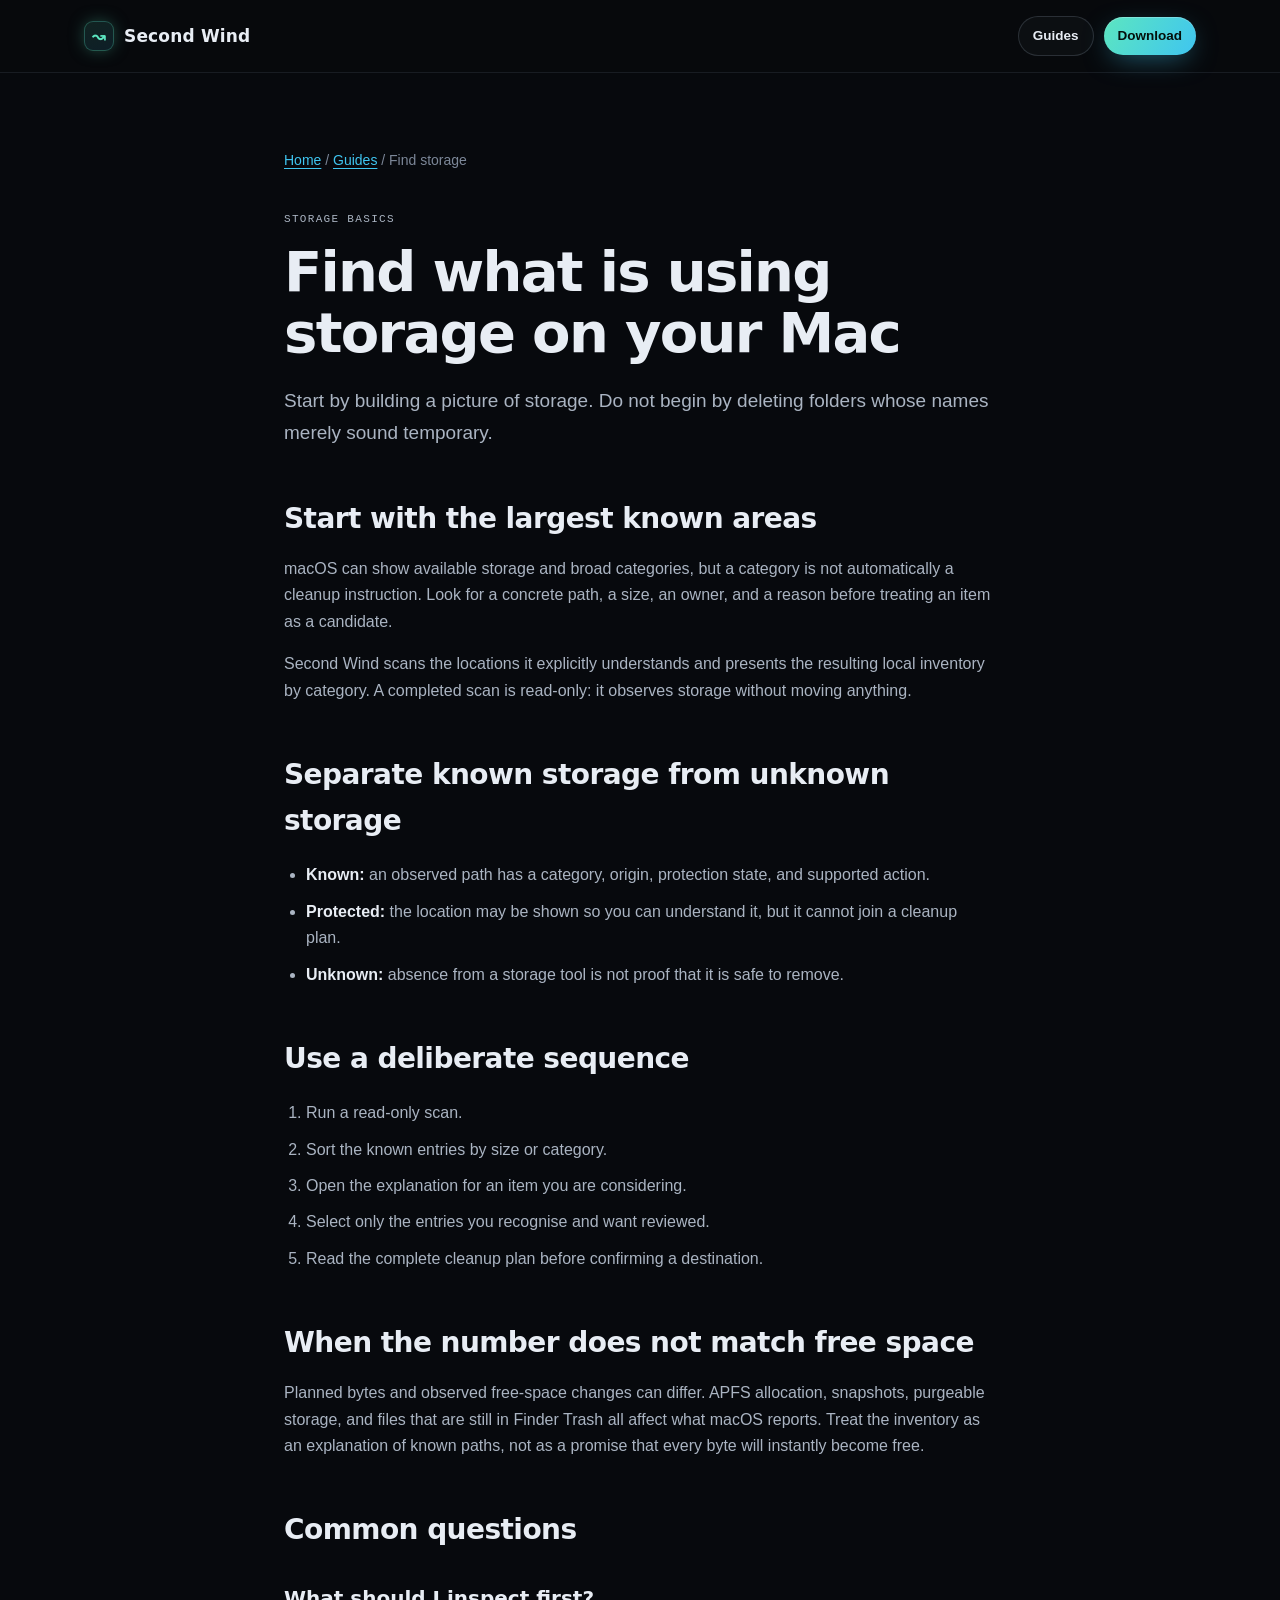
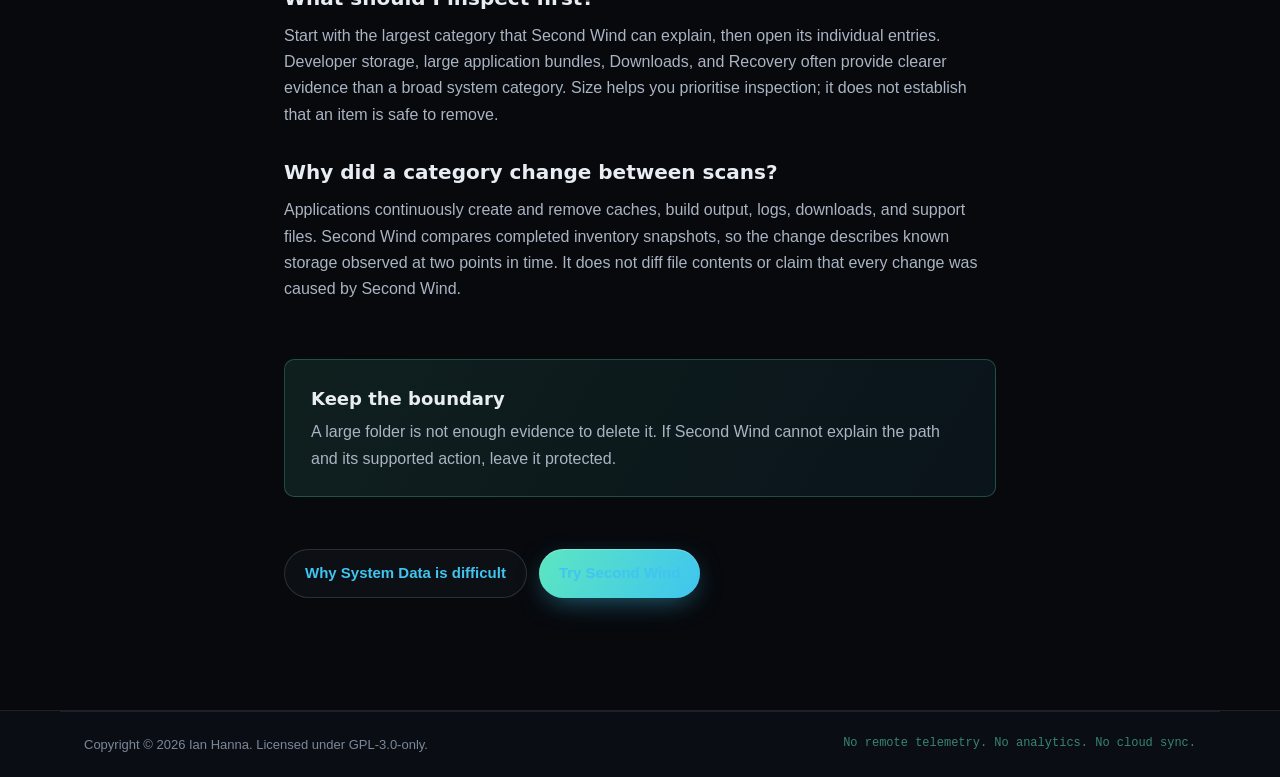
<file: website/guides/find-mac-storage/index.html>
<!DOCTYPE html>
<html lang="en"><head>
  <meta charset="UTF-8" /><meta name="viewport" content="width=device-width, initial-scale=1.0" />
  <title>Find what is using storage on your Mac — Second Wind</title>
  <meta name="description" content="A conservative way to understand what is using storage on a Mac before deleting anything." />
  <meta property="og:title" content="Find what is using storage on your Mac" /><meta property="og:description" content="Build a clear local storage picture before deleting anything, and distinguish known storage from protected or unknown locations." /><meta property="og:type" content="article" />
  <meta property="og:url" content="https://ianhanna12.github.io/secondWind/guides/find-mac-storage/" />
  <meta property="og:image" content="https://ianhanna12.github.io/secondWind/assets/social-card.png" /><meta property="og:image:width" content="1200" /><meta property="og:image:height" content="630" />
  <meta name="twitter:card" content="summary_large_image" /><meta name="twitter:title" content="Find what is using storage on your Mac" /><meta name="twitter:description" content="Build a clear local storage picture before deleting anything." /><meta name="twitter:image" content="https://ianhanna12.github.io/secondWind/assets/social-card.png" />
  <link rel="canonical" href="https://ianhanna12.github.io/secondWind/guides/find-mac-storage/" /><link rel="stylesheet" href="../../css/styles.css" />
  <script type="application/ld+json">{"@context":"https://schema.org","@graph":[{"@type":"Article","headline":"Find what is using storage on your Mac","description":"A conservative way to understand what is using storage on a Mac before deleting anything.","image":"https://ianhanna12.github.io/secondWind/assets/social-card.png","datePublished":"2026-08-08","dateModified":"2026-08-08","author":{"@type":"Person","name":"Ian Hanna"},"mainEntityOfPage":"https://ianhanna12.github.io/secondWind/guides/find-mac-storage/"},{"@type":"BreadcrumbList","itemListElement":[{"@type":"ListItem","position":1,"name":"Home","item":"https://ianhanna12.github.io/secondWind/"},{"@type":"ListItem","position":2,"name":"Guides","item":"https://ianhanna12.github.io/secondWind/guides/"},{"@type":"ListItem","position":3,"name":"Find storage"}]}]}</script>
</head><body id="top">
  <a class="skip-link" href="#main-content">Skip to content</a>
  <header class="nav nav--static"><nav class="nav__inner" aria-label="Primary"><a class="brand" href="../../"><span class="brand__mark" aria-hidden="true">↝</span><span class="brand__name">Second&nbsp;Wind</span></a><div class="nav__actions"><a class="btn btn--ghost btn--sm" href="../">Guides</a><a class="btn btn--primary btn--sm" href="../../#download">Download</a></div></nav></header>
  <main class="guide-article" id="main-content">
    <nav class="guide-breadcrumb" aria-label="Breadcrumb"><a href="../../">Home</a> / <a href="../">Guides</a> / <span aria-current="page">Find storage</span></nav>
    <p class="guide-article__eyebrow">Storage basics</p><h1>Find what is using storage on your Mac</h1>
    <p class="guide-article__lede">Start by building a picture of storage. Do not begin by deleting folders whose names merely sound temporary.</p>
    <h2>Start with the largest known areas</h2>
    <p>macOS can show available storage and broad categories, but a category is not automatically a cleanup instruction. Look for a concrete path, a size, an owner, and a reason before treating an item as a candidate.</p>
    <p>Second Wind scans the locations it explicitly understands and presents the resulting local inventory by category. A completed scan is read-only: it observes storage without moving anything.</p>
    <h2>Separate known storage from unknown storage</h2>
    <ul><li><strong>Known:</strong> an observed path has a category, origin, protection state, and supported action.</li><li><strong>Protected:</strong> the location may be shown so you can understand it, but it cannot join a cleanup plan.</li><li><strong>Unknown:</strong> absence from a storage tool is not proof that it is safe to remove.</li></ul>
    <h2>Use a deliberate sequence</h2>
    <ol><li>Run a read-only scan.</li><li>Sort the known entries by size or category.</li><li>Open the explanation for an item you are considering.</li><li>Select only the entries you recognise and want reviewed.</li><li>Read the complete cleanup plan before confirming a destination.</li></ol>
    <h2>When the number does not match free space</h2>
    <p>Planned bytes and observed free-space changes can differ. APFS allocation, snapshots, purgeable storage, and files that are still in Finder Trash all affect what macOS reports. Treat the inventory as an explanation of known paths, not as a promise that every byte will instantly become free.</p>
    <h2>Common questions</h2>
    <h3>What should I inspect first?</h3>
    <p>Start with the largest category that Second Wind can explain, then open its individual entries. Developer storage, large application bundles, Downloads, and Recovery often provide clearer evidence than a broad system category. Size helps you prioritise inspection; it does not establish that an item is safe to remove.</p>
    <h3>Why did a category change between scans?</h3>
    <p>Applications continuously create and remove caches, build output, logs, downloads, and support files. Second Wind compares completed inventory snapshots, so the change describes known storage observed at two points in time. It does not diff file contents or claim that every change was caused by Second Wind.</p>
    <aside class="guide-callout"><strong>Keep the boundary</strong><p>A large folder is not enough evidence to delete it. If Second Wind cannot explain the path and its supported action, leave it protected.</p></aside>
    <div class="guide-article__next"><a class="btn btn--ghost" href="../mac-system-data/">Why System Data is difficult</a><a class="btn btn--primary" href="../../#download">Try Second Wind</a></div>
  </main><footer class="footer"><div class="footer__legal"><p>Copyright © 2026 Ian Hanna. Licensed under GPL-3.0-only.</p><p class="footer__honest">No remote telemetry. No analytics. No cloud sync.</p></div></footer>
</body></html>
</file>
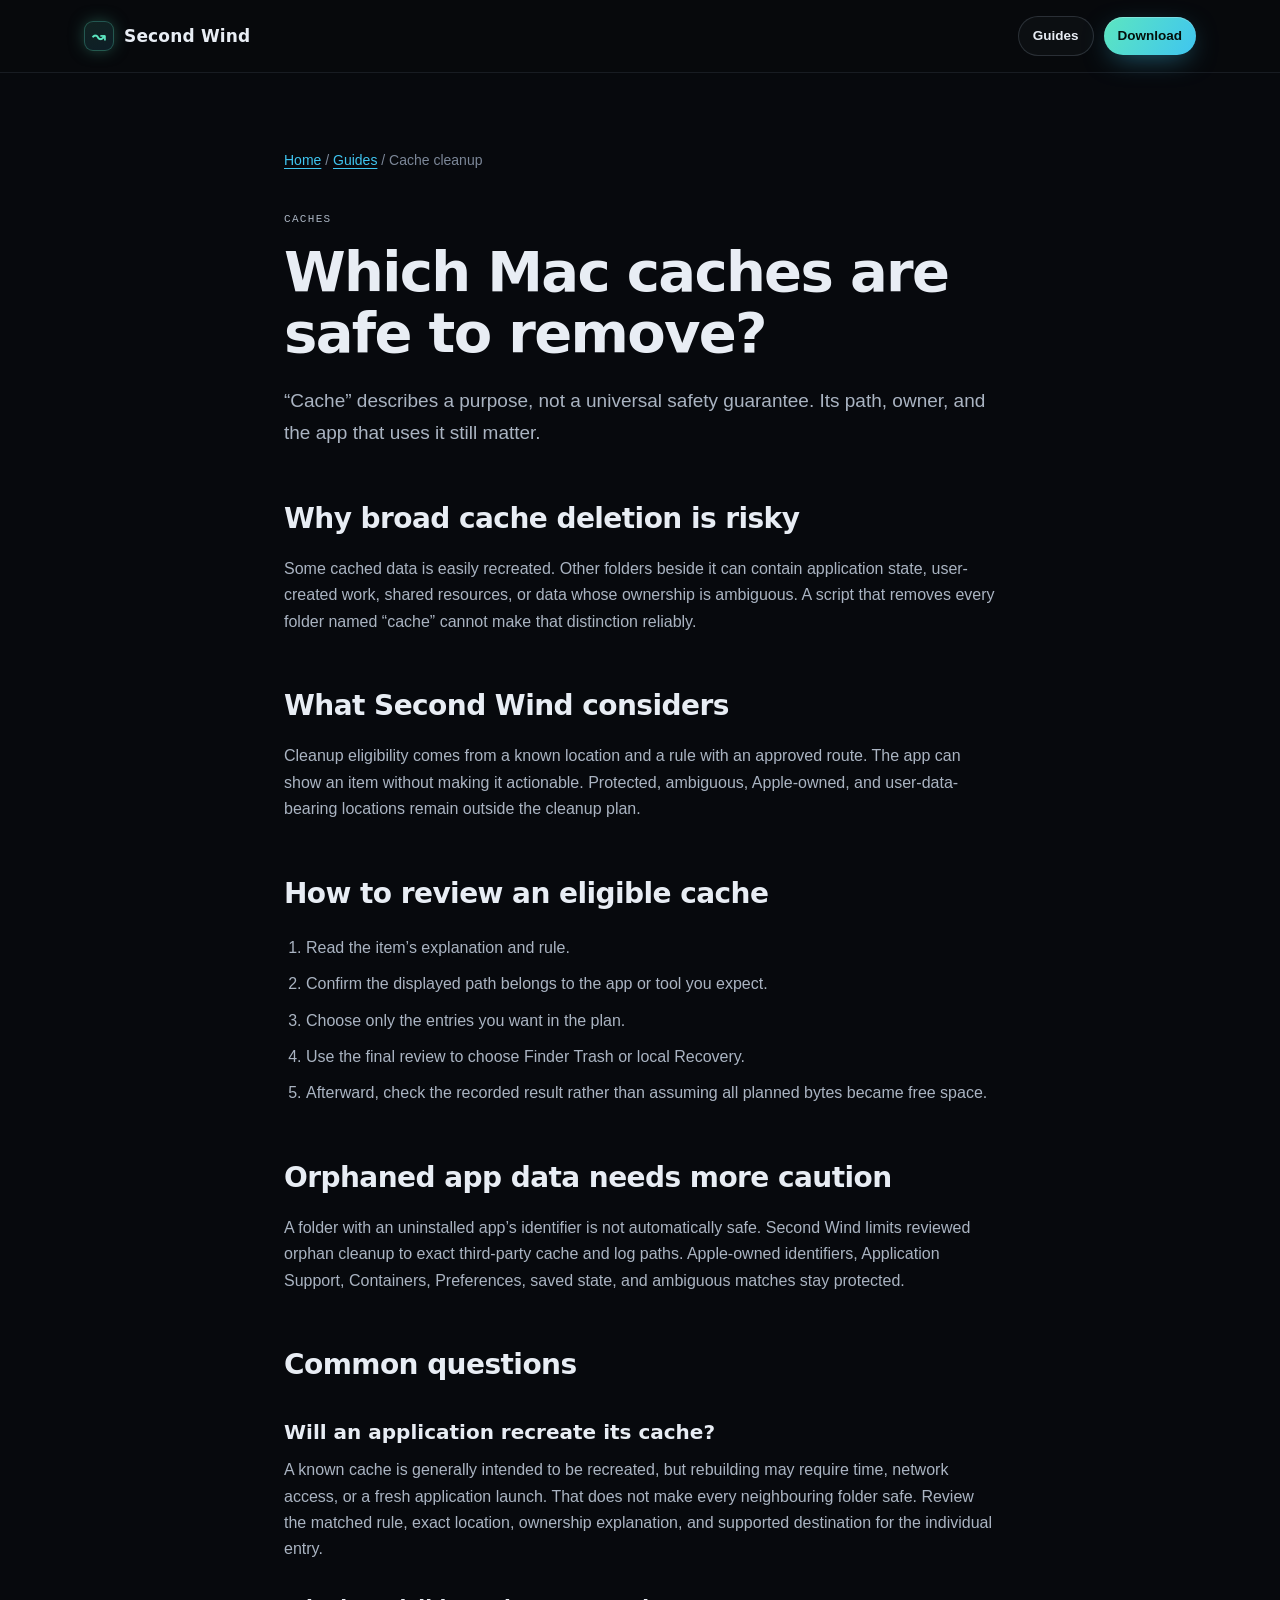
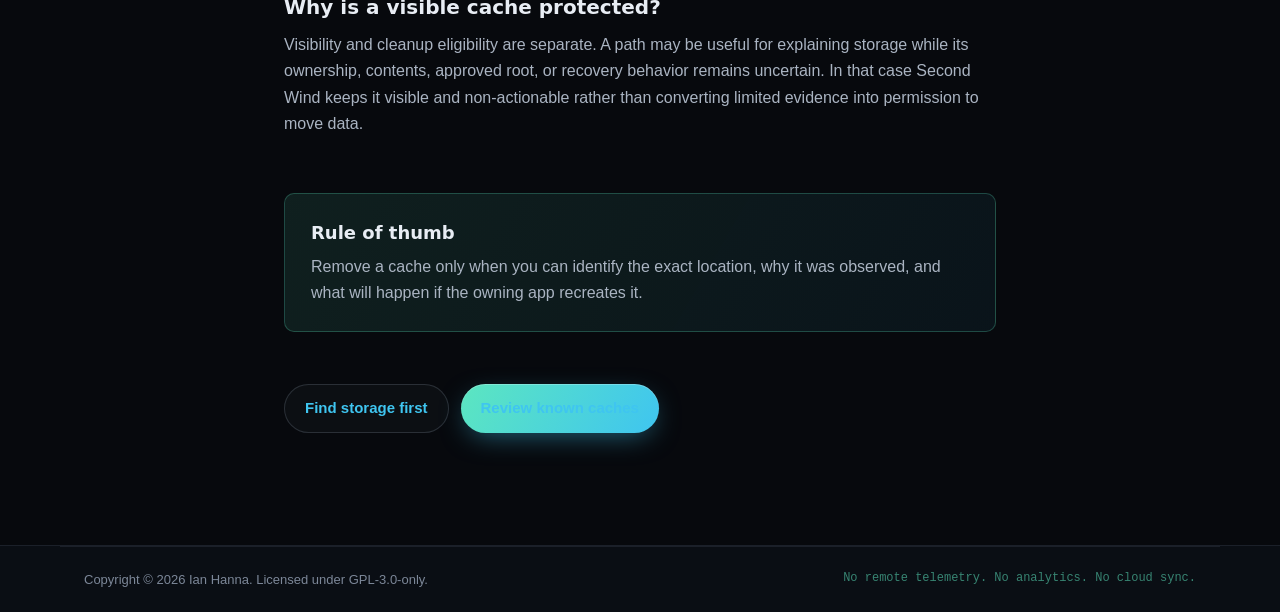
<file: website/guides/mac-cache-cleanup/index.html>
<!DOCTYPE html>
<html lang="en"><head>
  <meta charset="UTF-8" /><meta name="viewport" content="width=device-width, initial-scale=1.0" />
  <title>Which Mac caches are safe to remove? — Second Wind</title>
  <meta name="description" content="Why a cache folder is not automatically safe to delete, and how to review known cache storage conservatively." />
  <meta property="og:title" content="Which Mac caches are safe to remove?" /><meta property="og:description" content="Learn why cache safety depends on an exact path, owner, and recovery route rather than the folder name alone." /><meta property="og:type" content="article" />
  <meta property="og:url" content="https://ianhanna12.github.io/secondWind/guides/mac-cache-cleanup/" />
  <meta property="og:image" content="https://ianhanna12.github.io/secondWind/assets/social-card.png" /><meta property="og:image:width" content="1200" /><meta property="og:image:height" content="630" />
  <meta name="twitter:card" content="summary_large_image" /><meta name="twitter:title" content="Which Mac caches are safe to remove?" /><meta name="twitter:description" content="Why cache cleanup needs an exact path, owner, and recovery route." /><meta name="twitter:image" content="https://ianhanna12.github.io/secondWind/assets/social-card.png" />
  <link rel="canonical" href="https://ianhanna12.github.io/secondWind/guides/mac-cache-cleanup/" /><link rel="stylesheet" href="../../css/styles.css" />
  <script type="application/ld+json">{"@context":"https://schema.org","@graph":[{"@type":"Article","headline":"Which Mac caches are safe to remove?","description":"Why a cache folder is not automatically safe to delete, and how to review known cache storage conservatively.","image":"https://ianhanna12.github.io/secondWind/assets/social-card.png","datePublished":"2026-08-08","dateModified":"2026-08-08","author":{"@type":"Person","name":"Ian Hanna"},"mainEntityOfPage":"https://ianhanna12.github.io/secondWind/guides/mac-cache-cleanup/"},{"@type":"BreadcrumbList","itemListElement":[{"@type":"ListItem","position":1,"name":"Home","item":"https://ianhanna12.github.io/secondWind/"},{"@type":"ListItem","position":2,"name":"Guides","item":"https://ianhanna12.github.io/secondWind/guides/"},{"@type":"ListItem","position":3,"name":"Cache cleanup"}]}]}</script>
</head><body id="top">
  <a class="skip-link" href="#main-content">Skip to content</a>
  <header class="nav nav--static"><nav class="nav__inner" aria-label="Primary"><a class="brand" href="../../"><span class="brand__mark" aria-hidden="true">↝</span><span class="brand__name">Second&nbsp;Wind</span></a><div class="nav__actions"><a class="btn btn--ghost btn--sm" href="../">Guides</a><a class="btn btn--primary btn--sm" href="../../#download">Download</a></div></nav></header>
  <main class="guide-article" id="main-content">
    <nav class="guide-breadcrumb" aria-label="Breadcrumb"><a href="../../">Home</a> / <a href="../">Guides</a> / <span aria-current="page">Cache cleanup</span></nav>
    <p class="guide-article__eyebrow">Caches</p><h1>Which Mac caches are safe to remove?</h1>
    <p class="guide-article__lede">“Cache” describes a purpose, not a universal safety guarantee. Its path, owner, and the app that uses it still matter.</p>
    <h2>Why broad cache deletion is risky</h2>
    <p>Some cached data is easily recreated. Other folders beside it can contain application state, user-created work, shared resources, or data whose ownership is ambiguous. A script that removes every folder named “cache” cannot make that distinction reliably.</p>
    <h2>What Second Wind considers</h2>
    <p>Cleanup eligibility comes from a known location and a rule with an approved route. The app can show an item without making it actionable. Protected, ambiguous, Apple-owned, and user-data-bearing locations remain outside the cleanup plan.</p>
    <h2>How to review an eligible cache</h2>
    <ol><li>Read the item’s explanation and rule.</li><li>Confirm the displayed path belongs to the app or tool you expect.</li><li>Choose only the entries you want in the plan.</li><li>Use the final review to choose Finder Trash or local Recovery.</li><li>Afterward, check the recorded result rather than assuming all planned bytes became free space.</li></ol>
    <h2>Orphaned app data needs more caution</h2>
    <p>A folder with an uninstalled app’s identifier is not automatically safe. Second Wind limits reviewed orphan cleanup to exact third-party cache and log paths. Apple-owned identifiers, Application Support, Containers, Preferences, saved state, and ambiguous matches stay protected.</p>
    <h2>Common questions</h2>
    <h3>Will an application recreate its cache?</h3>
    <p>A known cache is generally intended to be recreated, but rebuilding may require time, network access, or a fresh application launch. That does not make every neighbouring folder safe. Review the matched rule, exact location, ownership explanation, and supported destination for the individual entry.</p>
    <h3>Why is a visible cache protected?</h3>
    <p>Visibility and cleanup eligibility are separate. A path may be useful for explaining storage while its ownership, contents, approved root, or recovery behavior remains uncertain. In that case Second Wind keeps it visible and non-actionable rather than converting limited evidence into permission to move data.</p>
    <aside class="guide-callout"><strong>Rule of thumb</strong><p>Remove a cache only when you can identify the exact location, why it was observed, and what will happen if the owning app recreates it.</p></aside>
    <div class="guide-article__next"><a class="btn btn--ghost" href="../find-mac-storage/">Find storage first</a><a class="btn btn--primary" href="../../#download">Review known caches</a></div>
  </main><footer class="footer"><div class="footer__legal"><p>Copyright © 2026 Ian Hanna. Licensed under GPL-3.0-only.</p><p class="footer__honest">No remote telemetry. No analytics. No cloud sync.</p></div></footer>
</body></html>
</file>
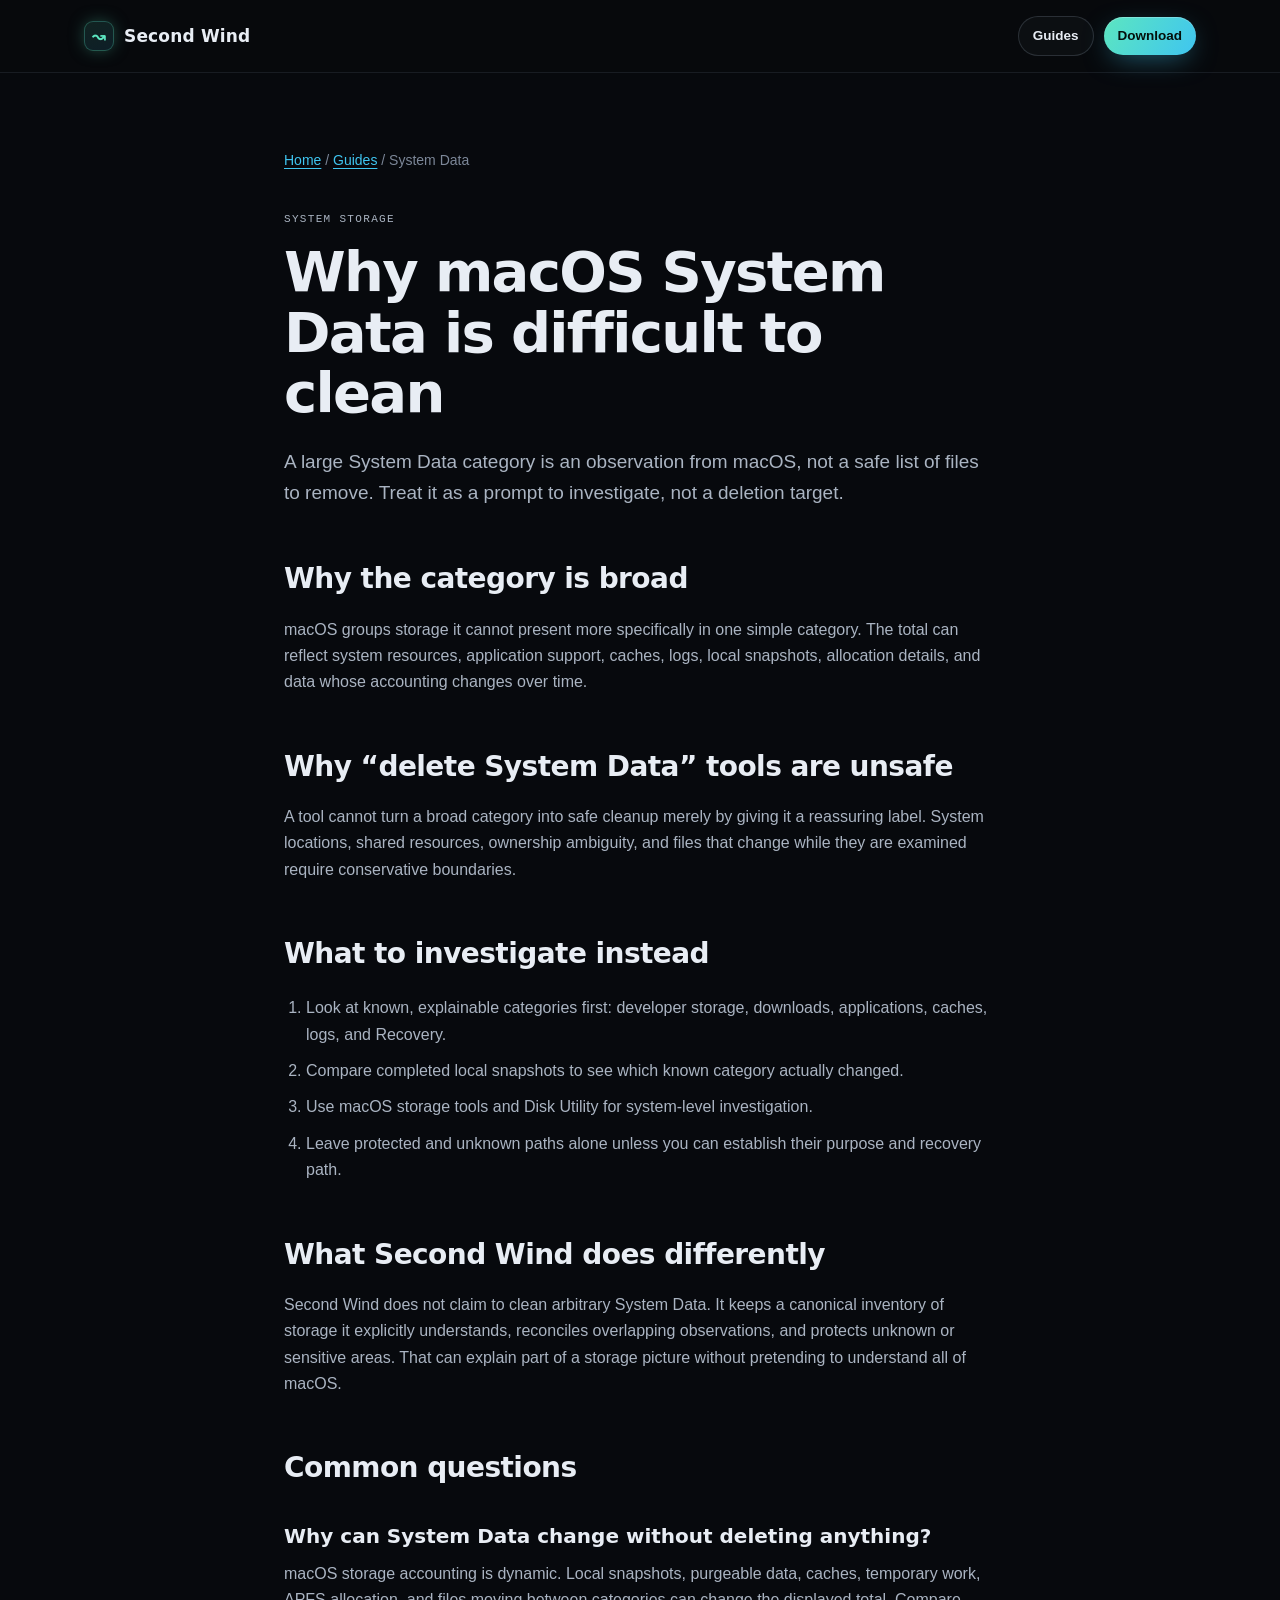
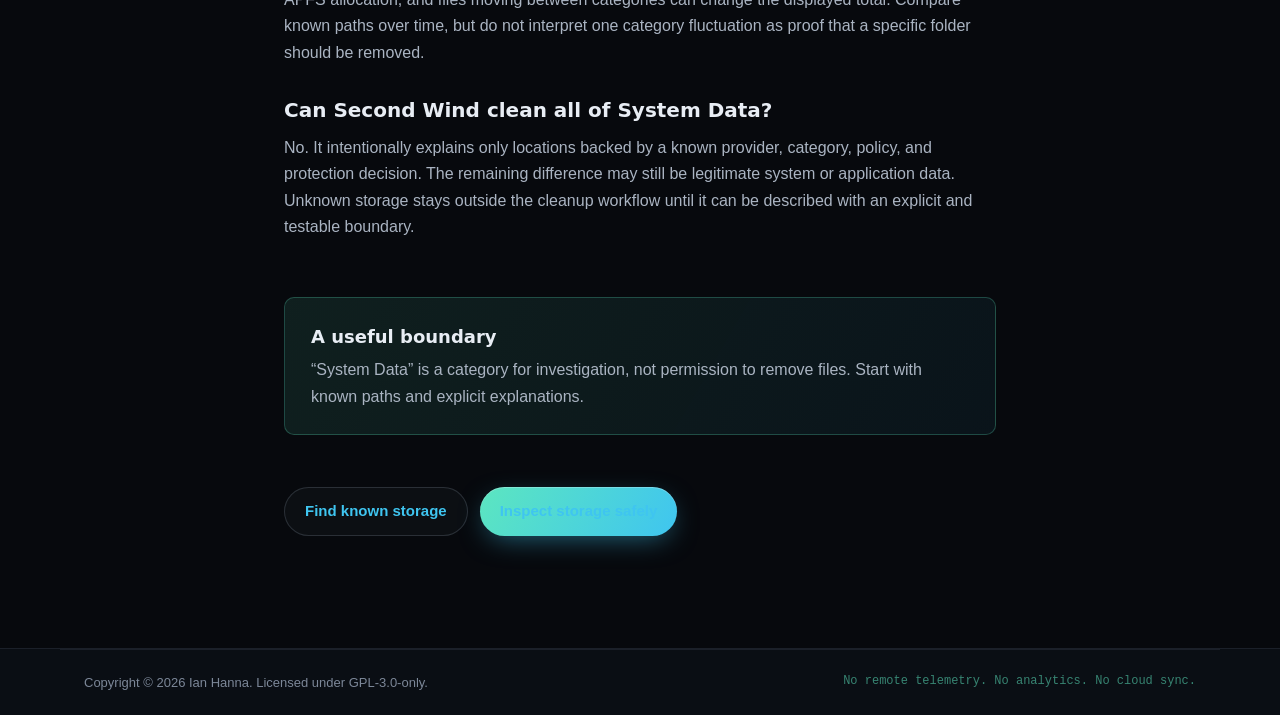
<file: website/guides/mac-system-data/index.html>
<!DOCTYPE html>
<html lang="en"><head>
  <meta charset="UTF-8" /><meta name="viewport" content="width=device-width, initial-scale=1.0" />
  <title>Why macOS System Data is difficult to clean — Second Wind</title>
  <meta name="description" content="Why macOS System Data is not a safe deletion list and how to investigate storage conservatively." />
  <meta property="og:title" content="Why macOS System Data is difficult to clean" /><meta property="og:description" content="Understand why System Data is an accounting category to investigate, not a safe deletion list." /><meta property="og:type" content="article" />
  <meta property="og:url" content="https://ianhanna12.github.io/secondWind/guides/mac-system-data/" />
  <meta property="og:image" content="https://ianhanna12.github.io/secondWind/assets/social-card.png" /><meta property="og:image:width" content="1200" /><meta property="og:image:height" content="630" />
  <meta name="twitter:card" content="summary_large_image" /><meta name="twitter:title" content="Why macOS System Data is difficult to clean" /><meta name="twitter:description" content="Why System Data is an accounting category to investigate, not a deletion list." /><meta name="twitter:image" content="https://ianhanna12.github.io/secondWind/assets/social-card.png" />
  <link rel="canonical" href="https://ianhanna12.github.io/secondWind/guides/mac-system-data/" /><link rel="stylesheet" href="../../css/styles.css" />
  <script type="application/ld+json">{"@context":"https://schema.org","@graph":[{"@type":"Article","headline":"Why macOS System Data is difficult to clean","description":"Why macOS System Data is not a safe deletion list and how to investigate storage conservatively.","image":"https://ianhanna12.github.io/secondWind/assets/social-card.png","datePublished":"2026-08-08","dateModified":"2026-08-08","author":{"@type":"Person","name":"Ian Hanna"},"mainEntityOfPage":"https://ianhanna12.github.io/secondWind/guides/mac-system-data/"},{"@type":"BreadcrumbList","itemListElement":[{"@type":"ListItem","position":1,"name":"Home","item":"https://ianhanna12.github.io/secondWind/"},{"@type":"ListItem","position":2,"name":"Guides","item":"https://ianhanna12.github.io/secondWind/guides/"},{"@type":"ListItem","position":3,"name":"System Data"}]}]}</script>
</head><body id="top">
  <a class="skip-link" href="#main-content">Skip to content</a>
  <header class="nav nav--static"><nav class="nav__inner" aria-label="Primary"><a class="brand" href="../../"><span class="brand__mark" aria-hidden="true">↝</span><span class="brand__name">Second&nbsp;Wind</span></a><div class="nav__actions"><a class="btn btn--ghost btn--sm" href="../">Guides</a><a class="btn btn--primary btn--sm" href="../../#download">Download</a></div></nav></header>
  <main class="guide-article" id="main-content">
    <nav class="guide-breadcrumb" aria-label="Breadcrumb"><a href="../../">Home</a> / <a href="../">Guides</a> / <span aria-current="page">System Data</span></nav>
    <p class="guide-article__eyebrow">System storage</p><h1>Why macOS System Data is difficult to clean</h1>
    <p class="guide-article__lede">A large System Data category is an observation from macOS, not a safe list of files to remove. Treat it as a prompt to investigate, not a deletion target.</p>
    <h2>Why the category is broad</h2><p>macOS groups storage it cannot present more specifically in one simple category. The total can reflect system resources, application support, caches, logs, local snapshots, allocation details, and data whose accounting changes over time.</p>
    <h2>Why “delete System Data” tools are unsafe</h2><p>A tool cannot turn a broad category into safe cleanup merely by giving it a reassuring label. System locations, shared resources, ownership ambiguity, and files that change while they are examined require conservative boundaries.</p>
    <h2>What to investigate instead</h2><ol><li>Look at known, explainable categories first: developer storage, downloads, applications, caches, logs, and Recovery.</li><li>Compare completed local snapshots to see which known category actually changed.</li><li>Use macOS storage tools and Disk Utility for system-level investigation.</li><li>Leave protected and unknown paths alone unless you can establish their purpose and recovery path.</li></ol>
    <h2>What Second Wind does differently</h2><p>Second Wind does not claim to clean arbitrary System Data. It keeps a canonical inventory of storage it explicitly understands, reconciles overlapping observations, and protects unknown or sensitive areas. That can explain part of a storage picture without pretending to understand all of macOS.</p>
    <h2>Common questions</h2>
    <h3>Why can System Data change without deleting anything?</h3><p>macOS storage accounting is dynamic. Local snapshots, purgeable data, caches, temporary work, APFS allocation, and files moving between categories can change the displayed total. Compare known paths over time, but do not interpret one category fluctuation as proof that a specific folder should be removed.</p>
    <h3>Can Second Wind clean all of System Data?</h3><p>No. It intentionally explains only locations backed by a known provider, category, policy, and protection decision. The remaining difference may still be legitimate system or application data. Unknown storage stays outside the cleanup workflow until it can be described with an explicit and testable boundary.</p>
    <aside class="guide-callout"><strong>A useful boundary</strong><p>“System Data” is a category for investigation, not permission to remove files. Start with known paths and explicit explanations.</p></aside>
    <div class="guide-article__next"><a class="btn btn--ghost" href="../find-mac-storage/">Find known storage</a><a class="btn btn--primary" href="../../#download">Inspect storage safely</a></div>
  </main><footer class="footer"><div class="footer__legal"><p>Copyright © 2026 Ian Hanna. Licensed under GPL-3.0-only.</p><p class="footer__honest">No remote telemetry. No analytics. No cloud sync.</p></div></footer>
</body></html>
</file>
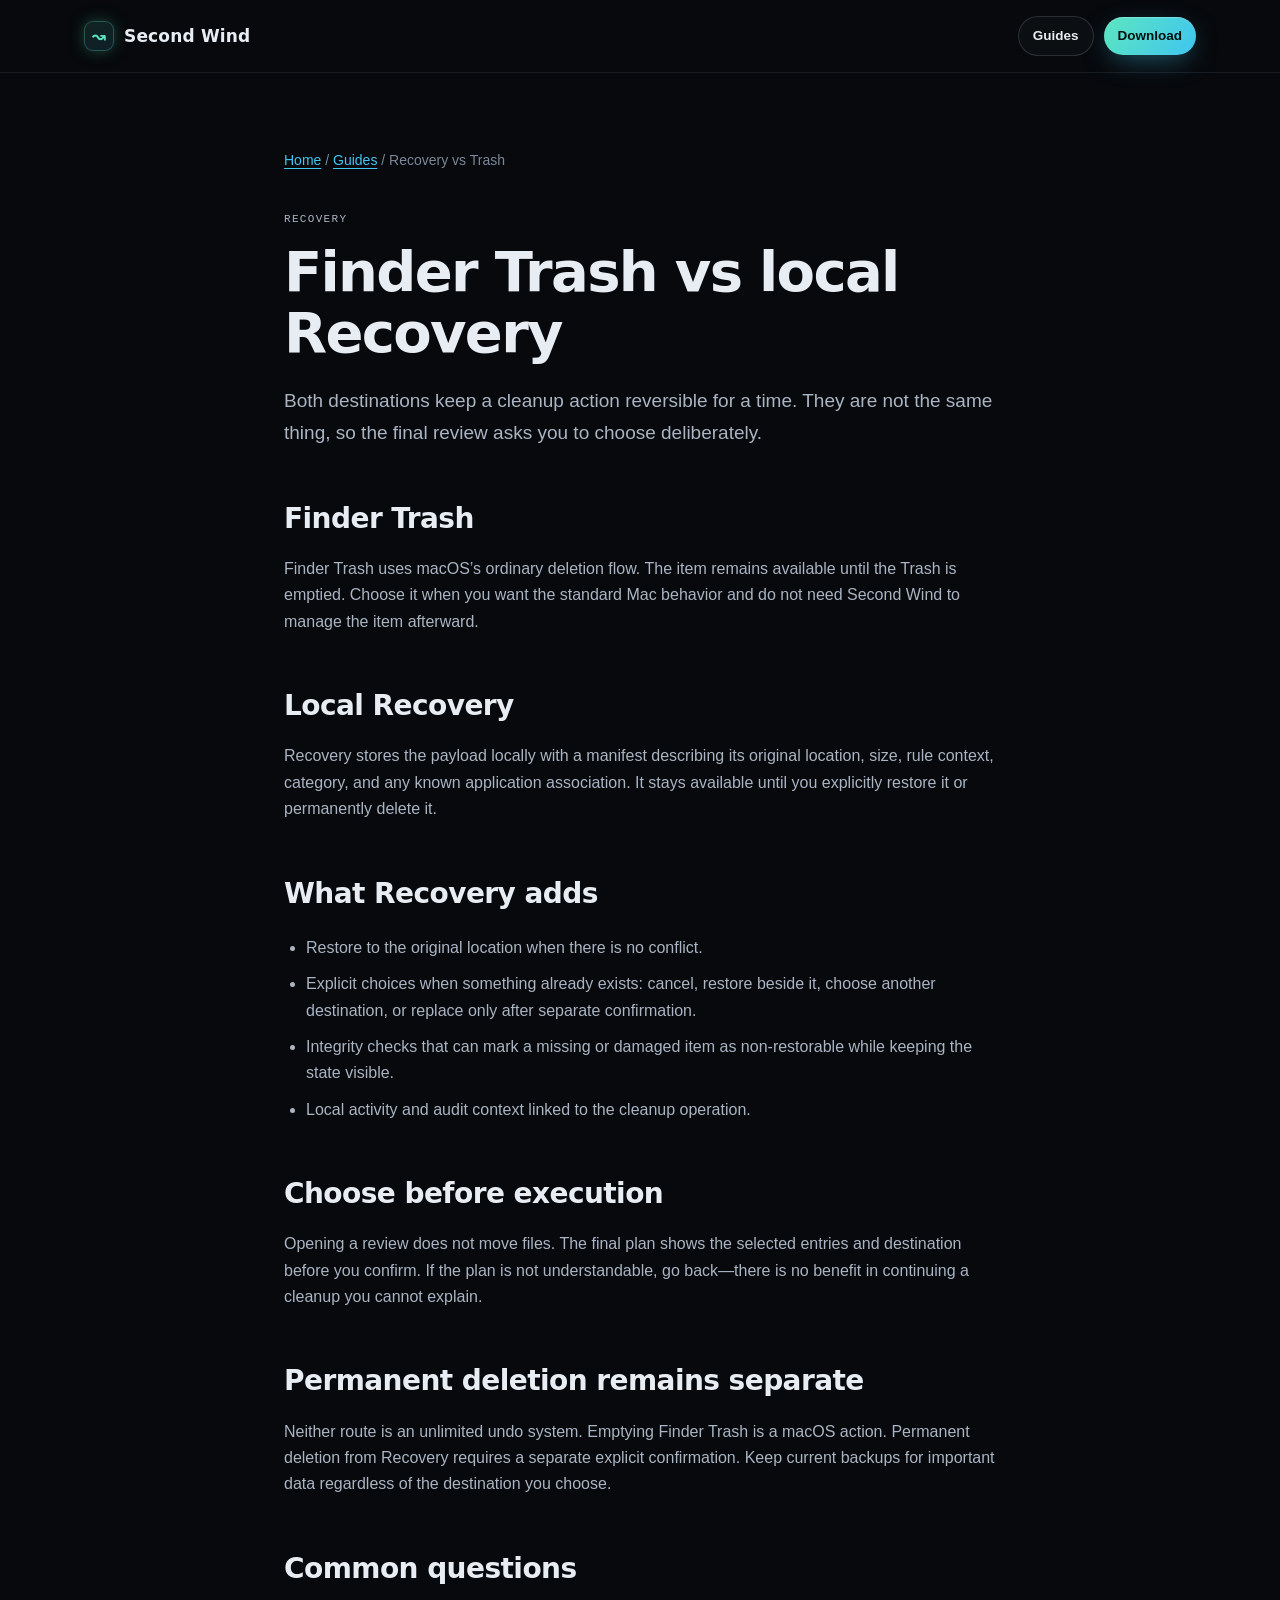
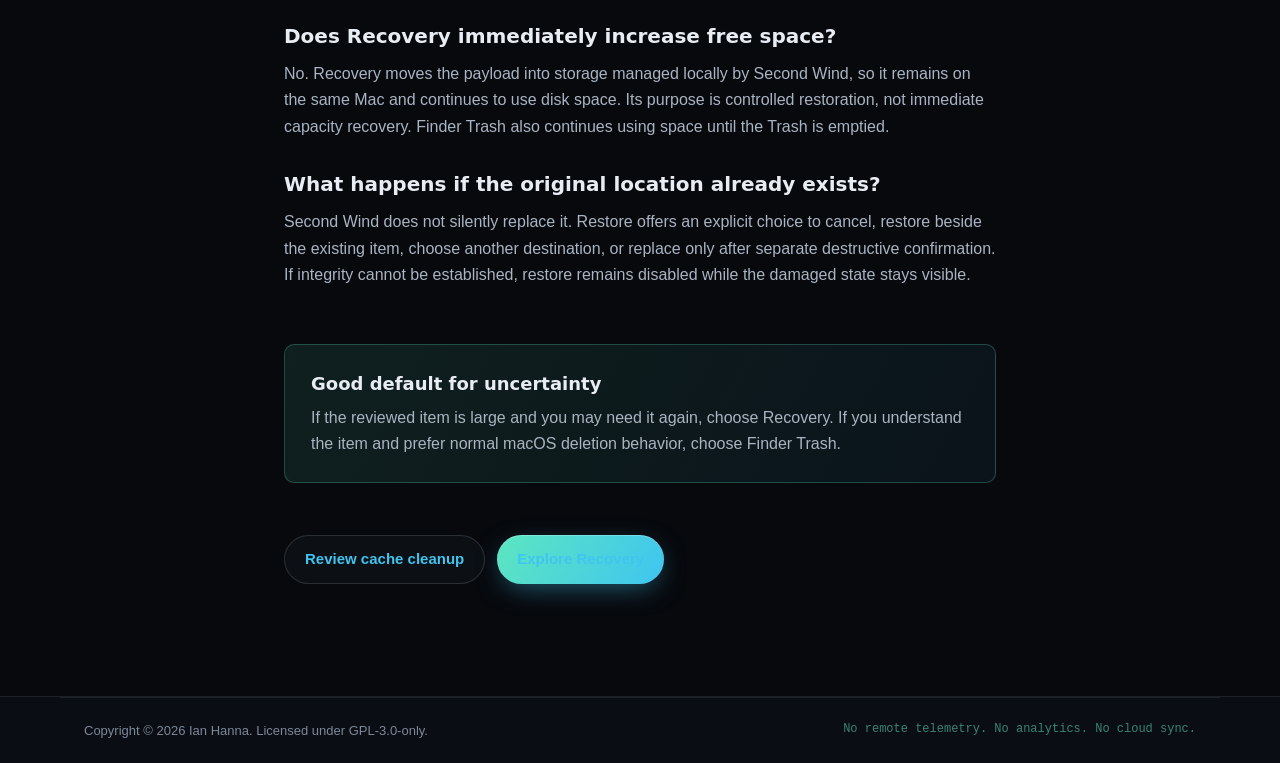
<file: website/guides/recovery-vs-trash/index.html>
<!DOCTYPE html>
<html lang="en"><head>
  <meta charset="UTF-8" /><meta name="viewport" content="width=device-width, initial-scale=1.0" />
  <title>Finder Trash vs local Recovery — Second Wind</title>
  <meta name="description" content="Understand the difference between Finder Trash and Second Wind local Recovery before a reviewed cleanup moves files." />
  <meta property="og:title" content="Finder Trash vs local Recovery" /><meta property="og:description" content="Compare two reversible cleanup destinations and understand what happens before permanent deletion." /><meta property="og:type" content="article" />
  <meta property="og:url" content="https://ianhanna12.github.io/secondWind/guides/recovery-vs-trash/" />
  <meta property="og:image" content="https://ianhanna12.github.io/secondWind/assets/social-card.png" /><meta property="og:image:width" content="1200" /><meta property="og:image:height" content="630" />
  <meta name="twitter:card" content="summary_large_image" /><meta name="twitter:title" content="Finder Trash vs local Recovery" /><meta name="twitter:description" content="Compare two reversible cleanup destinations before anything moves." /><meta name="twitter:image" content="https://ianhanna12.github.io/secondWind/assets/social-card.png" />
  <link rel="canonical" href="https://ianhanna12.github.io/secondWind/guides/recovery-vs-trash/" /><link rel="stylesheet" href="../../css/styles.css" />
  <script type="application/ld+json">{"@context":"https://schema.org","@graph":[{"@type":"Article","headline":"Finder Trash vs local Recovery","description":"Understand the difference between Finder Trash and Second Wind local Recovery before a reviewed cleanup moves files.","image":"https://ianhanna12.github.io/secondWind/assets/social-card.png","datePublished":"2026-08-08","dateModified":"2026-08-08","author":{"@type":"Person","name":"Ian Hanna"},"mainEntityOfPage":"https://ianhanna12.github.io/secondWind/guides/recovery-vs-trash/"},{"@type":"BreadcrumbList","itemListElement":[{"@type":"ListItem","position":1,"name":"Home","item":"https://ianhanna12.github.io/secondWind/"},{"@type":"ListItem","position":2,"name":"Guides","item":"https://ianhanna12.github.io/secondWind/guides/"},{"@type":"ListItem","position":3,"name":"Recovery vs Trash"}]}]}</script>
</head><body id="top">
  <a class="skip-link" href="#main-content">Skip to content</a>
  <header class="nav nav--static"><nav class="nav__inner" aria-label="Primary"><a class="brand" href="../../"><span class="brand__mark" aria-hidden="true">↝</span><span class="brand__name">Second&nbsp;Wind</span></a><div class="nav__actions"><a class="btn btn--ghost btn--sm" href="../">Guides</a><a class="btn btn--primary btn--sm" href="../../#download">Download</a></div></nav></header>
  <main class="guide-article" id="main-content">
    <nav class="guide-breadcrumb" aria-label="Breadcrumb"><a href="../../">Home</a> / <a href="../">Guides</a> / <span aria-current="page">Recovery vs Trash</span></nav>
    <p class="guide-article__eyebrow">Recovery</p><h1>Finder Trash vs local Recovery</h1>
    <p class="guide-article__lede">Both destinations keep a cleanup action reversible for a time. They are not the same thing, so the final review asks you to choose deliberately.</p>
    <h2>Finder Trash</h2><p>Finder Trash uses macOS’s ordinary deletion flow. The item remains available until the Trash is emptied. Choose it when you want the standard Mac behavior and do not need Second Wind to manage the item afterward.</p>
    <h2>Local Recovery</h2><p>Recovery stores the payload locally with a manifest describing its original location, size, rule context, category, and any known application association. It stays available until you explicitly restore it or permanently delete it.</p>
    <h2>What Recovery adds</h2><ul><li>Restore to the original location when there is no conflict.</li><li>Explicit choices when something already exists: cancel, restore beside it, choose another destination, or replace only after separate confirmation.</li><li>Integrity checks that can mark a missing or damaged item as non-restorable while keeping the state visible.</li><li>Local activity and audit context linked to the cleanup operation.</li></ul>
    <h2>Choose before execution</h2><p>Opening a review does not move files. The final plan shows the selected entries and destination before you confirm. If the plan is not understandable, go back—there is no benefit in continuing a cleanup you cannot explain.</p>
    <h2>Permanent deletion remains separate</h2><p>Neither route is an unlimited undo system. Emptying Finder Trash is a macOS action. Permanent deletion from Recovery requires a separate explicit confirmation. Keep current backups for important data regardless of the destination you choose.</p>
    <h2>Common questions</h2>
    <h3>Does Recovery immediately increase free space?</h3><p>No. Recovery moves the payload into storage managed locally by Second Wind, so it remains on the same Mac and continues to use disk space. Its purpose is controlled restoration, not immediate capacity recovery. Finder Trash also continues using space until the Trash is emptied.</p>
    <h3>What happens if the original location already exists?</h3><p>Second Wind does not silently replace it. Restore offers an explicit choice to cancel, restore beside the existing item, choose another destination, or replace only after separate destructive confirmation. If integrity cannot be established, restore remains disabled while the damaged state stays visible.</p>
    <aside class="guide-callout"><strong>Good default for uncertainty</strong><p>If the reviewed item is large and you may need it again, choose Recovery. If you understand the item and prefer normal macOS deletion behavior, choose Finder Trash.</p></aside>
    <div class="guide-article__next"><a class="btn btn--ghost" href="../mac-cache-cleanup/">Review cache cleanup</a><a class="btn btn--primary" href="../../#download">Explore Recovery</a></div>
  </main><footer class="footer"><div class="footer__legal"><p>Copyright © 2026 Ian Hanna. Licensed under GPL-3.0-only.</p><p class="footer__honest">No remote telemetry. No analytics. No cloud sync.</p></div></footer>
</body></html>
</file>
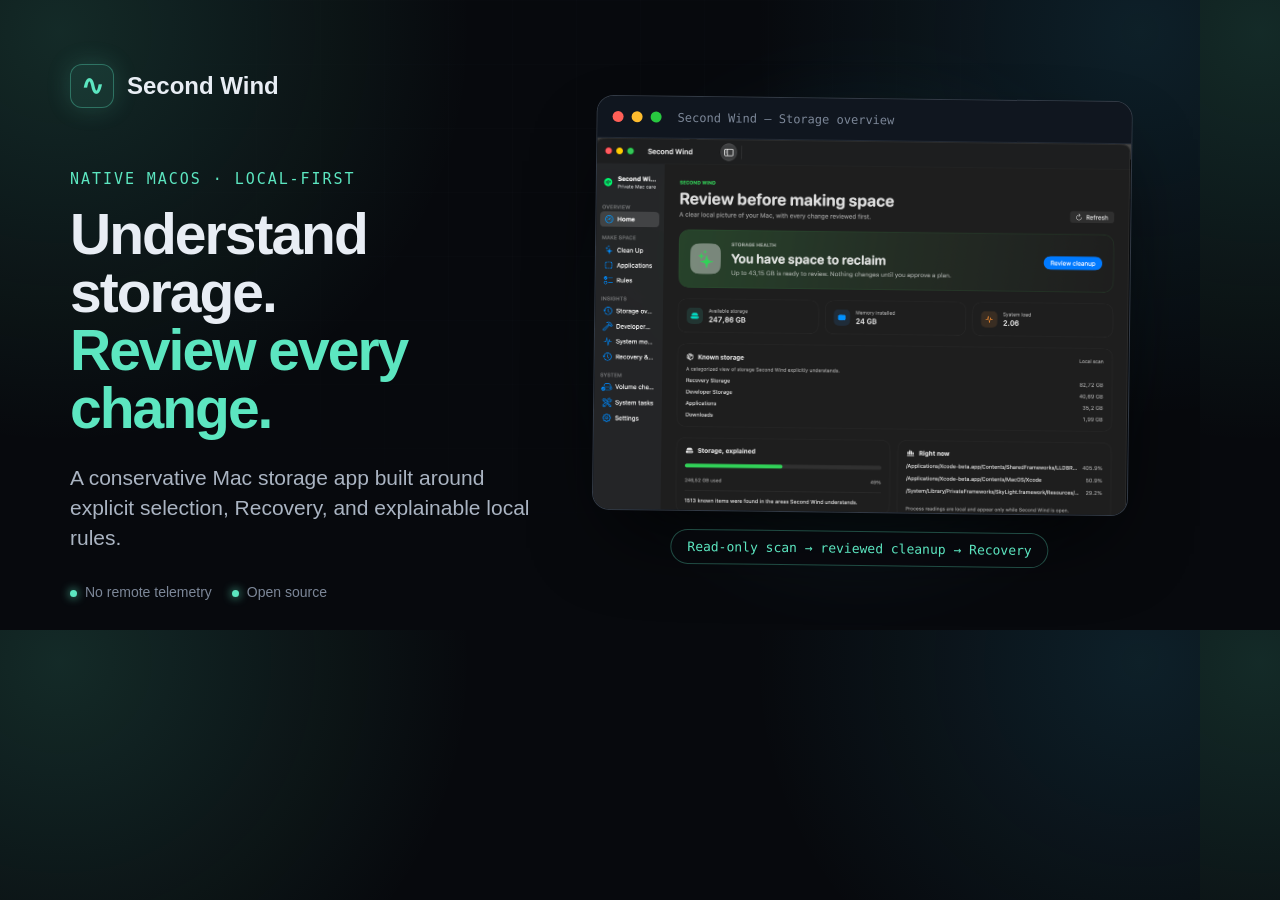
<file: website/assets/social-card-source.html>
<!DOCTYPE html>
<html lang="en">
<head>
  <meta charset="UTF-8" />
  <meta name="viewport" content="width=device-width, initial-scale=1.0" />
  <meta name="robots" content="noindex" />
  <title>Second Wind social card source</title>
  <style>
    * { box-sizing: border-box; }
    html, body { width: 1200px; height: 630px; margin: 0; overflow: hidden; }
    body {
      position: relative;
      display: grid;
      grid-template-columns: 0.94fr 1.06fr;
      align-items: center;
      gap: 48px;
      padding: 64px 70px;
      color: #e8edf4;
      background:
        radial-gradient(circle at 5% 5%, rgba(92, 230, 192, 0.15), transparent 32%),
        radial-gradient(circle at 95% 5%, rgba(63, 197, 240, 0.12), transparent 30%),
        #07090d;
      font-family: -apple-system, BlinkMacSystemFont, "Helvetica Neue", sans-serif;
    }
    body::after {
      content: "";
      position: absolute;
      inset: 0;
      pointer-events: none;
      opacity: 0.25;
      background-image:
        linear-gradient(rgba(148, 163, 184, 0.08) 1px, transparent 1px),
        linear-gradient(90deg, rgba(148, 163, 184, 0.08) 1px, transparent 1px);
      background-size: 64px 64px;
      mask-image: radial-gradient(ellipse at 50% 30%, black, transparent 78%);
    }
    .copy, .product { position: relative; z-index: 1; min-width: 0; }
    .brand { display: flex; align-items: center; gap: 13px; margin-bottom: 62px; font-size: 24px; font-weight: 650; }
    .mark {
      width: 44px;
      height: 44px;
      display: grid;
      place-items: center;
      border: 1px solid rgba(92, 230, 192, 0.34);
      border-radius: 12px;
      color: #5ce6c0;
      background: rgba(92, 230, 192, 0.09);
      box-shadow: 0 0 24px rgba(92, 230, 192, 0.18);
      font-size: 27px;
    }
    .eyebrow {
      margin: 0 0 17px;
      color: #5ce6c0;
      font-family: ui-monospace, "SF Mono", Menlo, monospace;
      font-size: 15px;
      letter-spacing: 0.13em;
      text-transform: uppercase;
    }
    h1 { margin: 0; font-size: 57px; line-height: 1.02; letter-spacing: -0.035em; font-weight: 680; }
    h1 span { color: #5ce6c0; }
    .lede { margin: 25px 0 0; max-width: 485px; color: #aab4c2; font-size: 21px; line-height: 1.45; }
    .trust { display: flex; gap: 20px; margin-top: 30px; color: #7c8798; font-size: 14px; }
    .trust span::before { content: ""; display: inline-block; width: 7px; height: 7px; margin-right: 8px; border-radius: 50%; background: #5ce6c0; box-shadow: 0 0 10px #5ce6c0; }
    .product { transform: rotate(0.7deg); }
    .glow { position: absolute; inset: -70px; z-index: -1; background: radial-gradient(circle, rgba(63, 197, 240, 0.16), transparent 62%); filter: blur(24px); }
    .window { overflow: hidden; border: 1px solid rgba(148, 163, 184, 0.28); border-radius: 17px; background: #0d1219; box-shadow: 0 38px 85px -28px rgba(0, 0, 0, 0.95); }
    .bar { height: 42px; display: flex; align-items: center; gap: 8px; padding: 0 15px; border-bottom: 1px solid rgba(148, 163, 184, 0.14); background: #10161f; }
    .bar i { width: 11px; height: 11px; border-radius: 50%; background: #ff5f57; }
    .bar i:nth-child(2) { background: #febc2e; }
    .bar i:nth-child(3) { background: #28c840; }
    .bar span { margin-left: 8px; color: #7c8798; font: 12px ui-monospace, "SF Mono", Menlo, monospace; }
    .window img { display: block; width: 100%; height: 371px; object-fit: cover; object-position: top; }
    .badge { width: max-content; margin: 18px auto 0; padding: 9px 16px; border: 1px solid rgba(92, 230, 192, 0.3); border-radius: 999px; color: #5ce6c0; background: rgba(7, 9, 13, 0.86); font: 13px ui-monospace, "SF Mono", Menlo, monospace; }
  </style>
</head>
<body>
  <section class="copy">
    <div class="brand"><span class="mark">∿</span> Second Wind</div>
    <p class="eyebrow">Native macOS · local-first</p>
    <h1>Understand storage.<br /><span>Review every change.</span></h1>
    <p class="lede">A conservative Mac storage app built around explicit selection, Recovery, and explainable local rules.</p>
    <div class="trust"><span>No remote telemetry</span><span>Open source</span></div>
  </section>
  <section class="product">
    <div class="glow"></div>
    <div class="window">
      <div class="bar"><i></i><i></i><i></i><span>Second Wind — Storage overview</span></div>
      <img src="screenshots/home-storage-overview.png" alt="" />
    </div>
    <div class="badge">Read-only scan → reviewed cleanup → Recovery</div>
  </section>
</body>
</html>
</file>
<file: website/css/styles.css>
/* ==========================================================================
   Second Wind — marketing site
   Dark, premium developer-tool aesthetic
   ========================================================================== */

/* ---------- Design tokens ---------- */
:root {
  /* surfaces */
  --bg:        #07090d;
  --bg-soft:   #0a0e14;
  --surface:   #0d1219;
  --surface-2: #10161f;
  --border:    rgba(148, 163, 184, 0.12);
  --border-hi: rgba(148, 163, 184, 0.22);

  /* text */
  --text:      #e8edf4;
  --text-dim:  #aab4c2;
  --text-faint:#7c8798;

  /* accent — the "breath" gradient */
  --mint:      #5ce6c0;
  --aqua:      #3fc5f0;
  --blue:      #6c8cff;
  --grad:      linear-gradient(100deg, #7df0c4 0%, #4fe0d4 45%, #3fa9f5 100%);

  /* type */
  --font-display: "Avenir Next", "Helvetica Neue", system-ui, sans-serif;
  --font-body:    -apple-system, BlinkMacSystemFont, "Helvetica Neue", sans-serif;
  --font-mono:    ui-monospace, "SF Mono", Menlo, Monaco, monospace;

  /* layout */
  --container: 1160px;
  --radius:    16px;
  --radius-sm: 10px;

  --ease: cubic-bezier(0.22, 1, 0.36, 1);
}

/* ---------- Reset ---------- */
*, *::before, *::after { box-sizing: border-box; }
* { margin: 0; }

html {
  scroll-behavior: smooth;
  scroll-padding-top: 92px;
  overflow-x: clip;
  -webkit-text-size-adjust: 100%;
}

body {
  font-family: var(--font-body);
  font-size: 16px;
  line-height: 1.65;
  color: var(--text);
  background: var(--bg);
  overflow-x: hidden;
  -webkit-font-smoothing: antialiased;
  text-rendering: optimizeLegibility;
}

.skip-link {
  position: fixed;
  top: 10px;
  left: 10px;
  z-index: 1000;
  padding: 10px 16px;
  border-radius: 8px;
  color: #04100c;
  background: var(--mint);
  font-weight: 700;
  transform: translateY(-160%);
  transition: transform 0.2s var(--ease);
}
.skip-link:focus { transform: translateY(0); }

img { display: block; max-width: 100%; }
a { color: inherit; text-decoration: none; }
ul, ol { list-style: none; padding: 0; }
button { font: inherit; color: inherit; background: none; border: 0; cursor: pointer; }
code { font-family: var(--font-mono); font-size: 0.88em; }
::selection { background: rgba(92, 230, 192, 0.28); color: #fff; }

/* ---------- Scrollbar ---------- */
::-webkit-scrollbar { width: 10px; }
::-webkit-scrollbar-track { background: var(--bg); }
::-webkit-scrollbar-thumb { background: #1c2430; border-radius: 8px; border: 2px solid var(--bg); }
::-webkit-scrollbar-thumb:hover { background: #2a3544; }

/* ---------- Atmosphere ---------- */
.atmosphere {
  position: fixed;
  inset: 0;
  z-index: -1;
  overflow: hidden;
  contain: strict;
  pointer-events: none;
}

.grid-lines {
  position: absolute;
  inset: 0;
  background-image:
    linear-gradient(rgba(148, 163, 184, 0.05) 1px, transparent 1px),
    linear-gradient(90deg, rgba(148, 163, 184, 0.05) 1px, transparent 1px);
  background-size: 64px 64px;
  -webkit-mask-image: radial-gradient(ellipse 90% 60% at 50% 0%, black 20%, transparent 75%);
          mask-image: radial-gradient(ellipse 90% 60% at 50% 0%, black 20%, transparent 75%);
}

.orb {
  position: absolute;
  border-radius: 50%;
  opacity: 0.5;
}
.orb--mint {
  width: 640px; height: 640px;
  top: -260px; left: -140px;
  background: radial-gradient(circle, rgba(92, 230, 192, 0.16), transparent 65%);
}
.orb--blue {
  width: 560px; height: 560px;
  top: -180px; right: -160px;
  background: radial-gradient(circle, rgba(63, 197, 240, 0.13), transparent 65%);
}

/* Film grain was decorative but forced a viewport-sized animated layer to be
   repainted while scrolling. Keep the element inert so old markup stays safe. */
.grain {
  display: none;
}

/* scroll progress */
.scroll-progress {
  position: fixed;
  top: 0; left: 0; right: 0;
  height: 2px;
  z-index: 120;
  pointer-events: none;
}
.scroll-progress span {
  display: block;
  height: 100%;
  width: 100%;
  background: var(--grad);
  box-shadow: 0 0 12px rgba(92, 230, 192, 0.6);
  transform: scaleX(0);
  transform-origin: left center;
  will-change: transform;
}

/* ---------- Typography helpers ---------- */
.eyebrow {
  font-family: var(--font-mono);
  font-size: 12px;
  letter-spacing: 0.16em;
  text-transform: uppercase;
  color: var(--mint);
  display: flex;
  align-items: center;
  gap: 10px;
}
.eyebrow::before {
  content: "";
  width: 26px; height: 1px;
  background: var(--grad);
}

.grad {
  background: var(--grad);
  -webkit-background-clip: text;
          background-clip: text;
  color: transparent;
}

/* ---------- Buttons ---------- */
.btn {
  display: inline-flex;
  align-items: center;
  justify-content: center;
  gap: 9px;
  font-weight: 600;
  font-size: 15px;
  border-radius: 999px;
  padding: 11px 20px;
  white-space: nowrap;
  transition: transform 0.25s var(--ease), box-shadow 0.25s var(--ease),
              background 0.25s var(--ease), border-color 0.25s var(--ease);
}
.btn svg { width: 17px; height: 17px; }

.btn--primary {
  color: #04100c;
  background: linear-gradient(120deg, #5ce6c0, #3fc5f0);
  box-shadow: 0 1px 0 rgba(255,255,255,0.25) inset,
              0 8px 28px -8px rgba(63, 197, 240, 0.55);
}
.btn--primary:hover {
  transform: translateY(-2px);
  box-shadow: 0 1px 0 rgba(255,255,255,0.25) inset,
              0 14px 34px -8px rgba(92, 230, 192, 0.6);
}

.btn--ghost {
  color: var(--text);
  border: 1px solid var(--border-hi);
  background: rgba(148, 163, 184, 0.04);
}
.btn--ghost:hover {
  transform: translateY(-2px);
  border-color: rgba(92, 230, 192, 0.45);
  background: rgba(92, 230, 192, 0.06);
}

.btn--lg { padding: 14px 26px; font-size: 16px; }
.btn--sm { padding: 8px 14px; font-size: 13.5px; }

/* ---------- Navigation ---------- */
.nav {
  position: fixed;
  top: 0; left: 0; right: 0;
  z-index: 100;
  transition: background 0.35s var(--ease), border-color 0.35s var(--ease);
  border-bottom: 1px solid transparent;
}
.nav.is-scrolled {
  background: rgba(7, 9, 13, 0.96);
  border-color: var(--border);
}

.nav__inner {
  max-width: var(--container);
  margin: 0 auto;
  padding: 0 24px;
  height: 72px;
  display: flex;
  align-items: center;
  justify-content: space-between;
  gap: 24px;
}

.brand {
  display: inline-flex;
  align-items: center;
  gap: 10px;
  font-family: var(--font-display);
  font-weight: 600;
  font-size: 17px;
  letter-spacing: 0.01em;
}
.brand__mark {
  width: 30px; height: 30px;
  display: grid;
  place-items: center;
  border-radius: 9px;
  color: var(--mint);
  background: linear-gradient(160deg, rgba(92,230,192,0.12), rgba(63,197,240,0.12));
  border: 1px solid rgba(92, 230, 192, 0.28);
  box-shadow: 0 0 18px -4px rgba(92, 230, 192, 0.5);
}
.brand__mark svg { width: 17px; height: 17px; }

.nav__links {
  display: flex;
  align-items: center;
  gap: 4px;
}
.nav__links a {
  font-size: 14.5px;
  font-weight: 500;
  color: var(--text-dim);
  padding: 8px 14px;
  border-radius: 8px;
  transition: color 0.2s var(--ease), background 0.2s var(--ease);
}
.nav__links a:hover {
  color: var(--text);
  background: rgba(148, 163, 184, 0.08);
}

.nav__actions { display: flex; align-items: center; gap: 10px; }

.nav__toggle {
  display: none;
  flex-direction: column;
  gap: 5px;
  padding: 8px;
  border-radius: 8px;
  border: 1px solid var(--border);
}
.nav__toggle span {
  width: 18px; height: 2px;
  background: var(--text);
  border-radius: 2px;
  transition: transform 0.3s var(--ease), opacity 0.3s var(--ease);
}
.nav__toggle[aria-expanded="true"] span:nth-child(1) { transform: translateY(7px) rotate(45deg); }
.nav__toggle[aria-expanded="true"] span:nth-child(2) { opacity: 0; }
.nav__toggle[aria-expanded="true"] span:nth-child(3) { transform: translateY(-7px) rotate(-45deg); }

/* ---------- Hero ---------- */
.hero {
  position: relative;
  max-width: var(--container);
  margin: 0 auto;
  padding: 168px 24px 96px;
  display: grid;
  grid-template-columns: 1.05fr 0.95fr;
  align-items: center;
  gap: 64px;
}

.hero__title {
  font-family: var(--font-display);
  font-weight: 600;
  font-size: clamp(44px, 6vw, 68px);
  line-height: 1.02;
  letter-spacing: -0.03em;
  margin: 22px 0 24px;
  text-wrap: balance;
}

.hero__sub {
  font-size: 18px;
  color: var(--text-dim);
  max-width: 520px;
  margin-bottom: 34px;
  text-wrap: pretty;
}

.hero__scope {
  max-width: 520px;
  margin: -18px 0 30px;
  padding-left: 14px;
  border-left: 2px solid rgba(92, 230, 192, 0.45);
  color: var(--text-faint);
  font-size: 14px;
  line-height: 1.65;
}

.hero__cta { display: flex; gap: 14px; flex-wrap: wrap; margin-bottom: 36px; }

.hero__meta {
  display: flex;
  flex-wrap: wrap;
  gap: 22px;
  font-size: 13.5px;
  color: var(--text-faint);
  font-family: var(--font-mono);
}
.hero__meta li { display: flex; align-items: center; gap: 8px; }
.dot { width: 7px; height: 7px; border-radius: 50%; background: var(--mint); box-shadow: 0 0 10px rgba(92,230,192,0.8); }

/* hero screenshot */
.hero__shot { position: relative; }
.hero__shot::before {
  content: "";
  position: absolute;
  inset: -14%;
  background: radial-gradient(circle, rgba(63, 197, 240, 0.14), transparent 62%);
  filter: blur(30px);
  z-index: -1;
}

.window {
  border: 1px solid var(--border-hi);
  border-radius: 14px;
  overflow: hidden;
  background: var(--surface);
  box-shadow: 0 40px 90px -30px rgba(0, 0, 0, 0.85),
              0 0 0 1px rgba(0,0,0,0.4);
  transition: transform 0.5s var(--ease), box-shadow 0.5s var(--ease);
}
.hero__shot:hover .window {
  transform: translateY(-6px) perspective(1200px) rotateX(1.2deg);
  box-shadow: 0 54px 110px -32px rgba(0, 0, 0, 0.9),
              0 0 60px -18px rgba(92, 230, 192, 0.22);
}
.window__bar {
  display: flex;
  align-items: center;
  gap: 12px;
  padding: 11px 16px;
  border-bottom: 1px solid var(--border);
  background: var(--surface-2);
}
.traffic { display: inline-flex; gap: 7px; }
.traffic i {
  width: 11px; height: 11px;
  border-radius: 50%;
  background: #3a4352;
}
.traffic i:nth-child(1) { background: #ff5f57; }
.traffic i:nth-child(2) { background: #febc2e; }
.traffic i:nth-child(3) { background: #28c840; }
.window__title {
  font-size: 12.5px;
  color: var(--text-faint);
  font-family: var(--font-mono);
}
.window img { width: 100%; height: auto; }

.hero__caption { margin-top: 18px; display: flex; justify-content: center; }
.chip {
  display: inline-flex;
  align-items: center;
  gap: 9px;
  font-size: 12.5px;
  font-family: var(--font-mono);
  color: var(--text-dim);
  border: 1px solid var(--border);
  background: rgba(13, 18, 25, 0.8);
  padding: 8px 15px;
  border-radius: 999px;
}
.chip--live { border-color: rgba(92, 230, 192, 0.3); color: var(--mint); }
.pulse {
  width: 8px; height: 8px;
  border-radius: 50%;
  background: var(--mint);
  position: relative;
}
.pulse::after {
  content: "";
  position: absolute;
  inset: -4px;
  border-radius: 50%;
  border: 1px solid var(--mint);
  animation: pulse 2.2s var(--ease) infinite;
}
@keyframes pulse {
  0%   { transform: scale(0.5); opacity: 1; }
  100% { transform: scale(1.6); opacity: 0; }
}

/* ---------- Trust strip ---------- */
.strip {
  border-top: 1px solid var(--border);
  border-bottom: 1px solid var(--border);
  background: var(--bg-soft);
}
.strip ul {
  max-width: var(--container);
  margin: 0 auto;
  padding: 34px 24px;
  display: grid;
  grid-template-columns: repeat(4, 1fr);
  gap: 28px;
}
.strip li {
  display: flex;
  flex-direction: column;
  gap: 4px;
  border-left: 1px solid var(--border);
  padding-left: 18px;
}
.strip strong {
  font-family: var(--font-display);
  font-size: 15px;
  font-weight: 600;
  color: var(--text);
}
.strip span { font-size: 13px; color: var(--text-faint); }

/* ---------- Sections ---------- */
.section {
  max-width: var(--container);
  margin: 0 auto;
  padding: 130px 24px;
}
.section--alt { max-width: none; padding: 130px 24px; }

.section__head {
  max-width: 640px;
  margin-bottom: 64px;
}
.section__head .eyebrow { margin-bottom: 18px; }
.section__title {
  font-family: var(--font-display);
  font-weight: 600;
  font-size: clamp(32px, 4.2vw, 46px);
  line-height: 1.08;
  letter-spacing: -0.025em;
  margin-bottom: 20px;
  text-wrap: balance;
}
.section__sub { color: var(--text-dim); font-size: 17px; max-width: 560px; text-wrap: pretty; }

/* ---------- Cards / feature grid ---------- */
.grid { display: grid; gap: 22px; }
.grid--3 { grid-template-columns: repeat(3, 1fr); }

.card {
  position: relative;
  background: linear-gradient(180deg, var(--surface), rgba(13, 18, 25, 0.4));
  border: 1px solid var(--border);
  border-radius: var(--radius);
  padding: 30px 28px;
  transition: transform 0.35s var(--ease), border-color 0.35s var(--ease), box-shadow 0.35s var(--ease);
  overflow: hidden;
}
.card::before {
  content: "";
  position: absolute;
  inset: 0 0 auto 0;
  height: 1px;
  background: linear-gradient(90deg, transparent, rgba(92, 230, 192, 0.5), transparent);
  opacity: 0;
  transition: opacity 0.35s var(--ease);
}
.card:hover {
  transform: translateY(-5px);
  border-color: var(--border-hi);
  box-shadow: 0 24px 48px -20px rgba(0, 0, 0, 0.7);
}
.card:hover::before { opacity: 1; }

.card__icon {
  display: inline-grid;
  place-items: center;
  width: 46px; height: 46px;
  border-radius: 12px;
  color: var(--mint);
  background: rgba(92, 230, 192, 0.09);
  border: 1px solid rgba(92, 230, 192, 0.22);
  margin-bottom: 20px;
  transition: transform 0.35s var(--ease), box-shadow 0.35s var(--ease);
}
.card:hover .card__icon {
  transform: scale(1.08) rotate(-3deg);
  box-shadow: 0 0 24px -6px rgba(92, 230, 192, 0.5);
}
.card__icon svg { width: 22px; height: 22px; }

.card h3 {
  font-family: var(--font-display);
  font-size: 18px;
  font-weight: 600;
  margin-bottom: 10px;
}
.card p { font-size: 14.5px; color: var(--text-dim); line-height: 1.7; }

/* keep card hover transitions snappy while the reveal still animates */
.card.reveal {
  transition: transform 0.35s var(--ease), border-color 0.35s var(--ease),
              box-shadow 0.35s var(--ease), opacity 0.7s var(--ease);
}

/* ---------- Guide links ---------- */
.guides-grid { max-width: var(--container); margin: 0 auto; }
.guide-card {
  display: flex;
  flex-direction: column;
  min-height: 238px;
}
.guide-card__label {
  margin-bottom: 14px;
  color: var(--mint) !important;
  font-family: var(--font-mono);
  font-size: 11px !important;
  font-weight: 500;
  letter-spacing: 0.12em;
  line-height: 1.3 !important;
  text-transform: uppercase;
}
.guide-card h3 { margin-bottom: 12px; }
.guide-card__link {
  margin-top: auto;
  padding-top: 24px;
  color: var(--aqua);
  font-family: var(--font-mono);
  font-size: 13px;
}
.guide-card:hover .guide-card__link { color: var(--mint); }
.guide-card--all { border-color: rgba(63, 197, 240, 0.28); }

/* ---------- Screenshot tabs ---------- */
.tabs {
  max-width: var(--container);
  margin: 0 auto;
}
.tabs__bar {
  display: flex;
  flex-wrap: wrap;
  gap: 8px;
  margin-bottom: 26px;
}
.tab {
  font-size: 14px;
  font-weight: 500;
  color: var(--text-dim);
  padding: 9px 18px;
  border-radius: 999px;
  border: 1px solid var(--border);
  background: rgba(148, 163, 184, 0.04);
  transition: all 0.25s var(--ease);
}
.tab:hover { color: var(--text); border-color: var(--border-hi); }
.tab.is-active {
  color: #04100c;
  font-weight: 600;
  background: var(--grad);
  border-color: transparent;
  box-shadow: 0 8px 24px -8px rgba(63, 197, 240, 0.5);
}

.tabs__stage {
  position: relative;
  border: 1px solid var(--border);
  border-radius: var(--radius);
  background: linear-gradient(180deg, rgba(16, 22, 31, 0.6), rgba(13, 18, 25, 0.3));
  padding: 28px;
}
.shot { display: none; }
.shot.is-active { display: block; animation: shotIn 0.5s var(--ease); }
@keyframes shotIn {
  from { opacity: 0; transform: translateY(14px); }
  to   { opacity: 1; transform: translateY(0); }
}
.shot figcaption {
  margin-top: 20px;
  text-align: center;
  color: var(--text-dim);
  font-size: 14.5px;
  max-width: 520px;
  margin-left: auto;
  margin-right: auto;
}

/* ---------- Principles ---------- */
.principles { display: flex; flex-direction: column; }
.principle {
  display: grid;
  grid-template-columns: 120px 1fr;
  gap: 32px;
  padding: 30px 0;
  border-top: 1px solid var(--border);
  align-items: baseline;
}
.principle:last-child { border-bottom: 1px solid var(--border); }
.principle__num {
  font-family: var(--font-display);
  font-size: 44px;
  font-weight: 700;
  line-height: 1;
  color: transparent;
  -webkit-text-stroke: 1.2px rgba(92, 230, 192, 0.5);
  transition: -webkit-text-stroke-color 0.3s var(--ease), transform 0.3s var(--ease);
}
.principle:hover .principle__num {
  -webkit-text-stroke-color: var(--mint);
  transform: translateX(4px);
}
.principle h3 {
  font-family: var(--font-display);
  font-size: 21px;
  font-weight: 600;
  margin-bottom: 8px;
}
.principle p { color: var(--text-dim); font-size: 15.5px; max-width: 640px; }

/* ---------- Privacy spotlight ---------- */
.privacy {
  background:
    radial-gradient(ellipse 70% 90% at 15% 10%, rgba(92, 230, 192, 0.08), transparent 55%),
    radial-gradient(ellipse 60% 80% at 95% 90%, rgba(63, 197, 240, 0.08), transparent 55%),
    var(--bg-soft);
  border-top: 1px solid var(--border);
  border-bottom: 1px solid var(--border);
}
.privacy__inner {
  max-width: var(--container);
  margin: 0 auto;
  padding: 130px 24px;
  display: grid;
  grid-template-columns: 1fr 1.1fr;
  gap: 72px;
  align-items: center;
}
.privacy__title, .privacy__lede, .privacy .btn { margin-bottom: 20px; }
.privacy__title {
  font-family: var(--font-display);
  font-weight: 600;
  font-size: clamp(32px, 4vw, 44px);
  line-height: 1.08;
  letter-spacing: -0.025em;
  margin-bottom: 20px;
}
.privacy__lede { color: var(--text-dim); font-size: 17px; margin-bottom: 30px; }

.privacy__list { display: flex; flex-direction: column; gap: 0; }
.privacy__list > li {
  display: flex;
  gap: 18px;
  align-items: flex-start;
  padding: 22px 0;
  border-bottom: 1px solid var(--border);
}
.privacy__list > li:first-child { border-top: 1px solid var(--border); }
.privacy__check {
  flex-shrink: 0;
  width: 34px; height: 34px;
  margin-top: 2px;
  display: grid;
  place-items: center;
  border-radius: 50%;
  color: var(--mint);
  background: rgba(92, 230, 192, 0.1);
  border: 1px solid rgba(92, 230, 192, 0.3);
  box-shadow: 0 0 18px -6px rgba(92, 230, 192, 0.55);
}
.privacy__check svg { width: 16px; height: 16px; }
.privacy__list strong {
  font-family: var(--font-display);
  font-size: 16.5px;
  font-weight: 600;
  display: block;
  margin-bottom: 3px;
}
.privacy__list p { font-size: 14px; color: var(--text-dim); }

/* ---------- Chips ---------- */
.chips {
  display: flex;
  flex-wrap: wrap;
  gap: 12px;
}
.chips li {
  font-size: 14.5px;
  color: var(--text-dim);
  border: 1px solid var(--border);
  background: var(--surface);
  border-radius: 999px;
  padding: 11px 20px;
  transition: all 0.25s var(--ease);
}
.chips li:hover {
  color: var(--mint);
  border-color: rgba(92, 230, 192, 0.4);
  transform: translateY(-2px);
  box-shadow: 0 10px 22px -12px rgba(92, 230, 192, 0.4);
}

/* ---------- Download ---------- */
.download {
  display: grid;
  grid-template-columns: 1.05fr 0.95fr;
  gap: 48px;
  align-items: center;
  max-width: var(--container);
  margin: 0 auto;
  border: 1px solid var(--border);
  border-radius: 20px;
  background: linear-gradient(180deg, var(--surface-2), var(--surface));
  padding: 52px;
}
.download > * { min-width: 0; }
.download__version {
  display: flex;
  align-items: center;
  gap: 12px;
  margin-bottom: 14px;
}
.download__tag {
  font-family: var(--font-mono);
  font-size: 12px;
  font-weight: 500;
  color: #04100c;
  background: var(--grad);
  border-radius: 6px;
  padding: 4px 10px;
}
.download__note { font-size: 13px; color: var(--text-faint); font-family: var(--font-mono); }
.download__name {
  font-family: var(--font-display);
  font-size: 30px;
  font-weight: 600;
  letter-spacing: -0.02em;
  margin-bottom: 12px;
}
.download__desc { color: var(--text-dim); font-size: 15px; margin-bottom: 28px; max-width: 480px; }
.download__desc code {
  color: var(--mint);
  background: rgba(92, 230, 192, 0.08);
  padding: 2px 7px;
  border-radius: 6px;
  font-size: 0.85em;
}

.download__build-note + .download__build-label { margin-top: 24px; }
.download__build-label {
  font-family: var(--font-mono);
  font-size: 12px;
  letter-spacing: 0.14em;
  text-transform: uppercase;
  color: var(--text-faint);
  margin-bottom: 14px;
}
.codeblock {
  min-width: 0;
  border: 1px solid var(--border-hi);
  border-radius: var(--radius-sm);
  overflow: hidden;
  background: #05070b;
  box-shadow: 0 20px 44px -20px rgba(0, 0, 0, 0.8);
}
.codeblock__bar {
  display: flex;
  align-items: center;
  justify-content: space-between;
  padding: 9px 16px;
  border-bottom: 1px solid var(--border);
  background: var(--surface-2);
  font-family: var(--font-mono);
  font-size: 12px;
  color: var(--text-faint);
}
.codeblock__copy {
  display: inline-flex;
  align-items: center;
  gap: 7px;
  font-family: var(--font-mono);
  font-size: 12px;
  color: var(--text-dim);
  padding: 5px 10px;
  border-radius: 6px;
  transition: all 0.2s var(--ease);
}
.codeblock__copy:hover { color: var(--mint); background: rgba(92, 230, 192, 0.08); }
.codeblock__copy svg { width: 14px; height: 14px; }
.codeblock pre {
  padding: 20px;
  overflow-x: auto;
  font-family: var(--font-mono);
  font-size: 13.5px;
  line-height: 1.9;
  color: #c8d4e3;
}
.download__build-note { margin-top: 14px; font-size: 13px; color: var(--text-faint); }

.download__links {
  display: flex;
  flex-wrap: wrap;
  gap: 10px 18px;
  margin-top: 20px;
}
.download__links a,
.support__discussion {
  color: var(--aqua);
  font-size: 13.5px;
  text-decoration: underline;
  text-underline-offset: 4px;
}

/* ---------- Feedback ---------- */
.support { padding: 0 24px 130px; }
.support__inner {
  max-width: var(--container);
  margin: 0 auto;
  padding: 48px;
  display: grid;
  grid-template-columns: minmax(0, 1.25fr) minmax(260px, 0.75fr);
  align-items: center;
  gap: 48px;
  border: 1px solid rgba(92, 230, 192, 0.22);
  border-radius: var(--radius);
  background: linear-gradient(135deg, rgba(92, 230, 192, 0.08), rgba(63, 197, 240, 0.025));
}
.support__inner .eyebrow { margin-bottom: 18px; }
.support__inner h2 {
  margin-bottom: 16px;
  font-family: var(--font-display);
  font-size: clamp(28px, 4vw, 42px);
  line-height: 1.08;
  letter-spacing: -0.025em;
}
.support__inner p { max-width: 680px; color: var(--text-dim); }
.support__actions { display: flex; flex-direction: column; gap: 12px; align-items: stretch; }
.support__discussion { margin-top: 6px; text-align: center; }

/* ---------- Footer ---------- */
.footer {
  border-top: 1px solid var(--border);
  background: var(--bg-soft);
}
.footer__inner {
  max-width: var(--container);
  margin: 0 auto;
  padding: 64px 24px 40px;
  display: flex;
  justify-content: space-between;
  gap: 48px;
  flex-wrap: wrap;
}
.footer__brand p { margin-top: 14px; color: var(--text-faint); font-size: 14px; }
.footer__cols { display: flex; gap: 72px; }
.footer__col h4 {
  font-family: var(--font-mono);
  font-size: 11.5px;
  letter-spacing: 0.14em;
  text-transform: uppercase;
  color: var(--text-faint);
  margin-bottom: 14px;
}
.footer__col ul { display: flex; flex-direction: column; gap: 9px; }
.footer__col a { font-size: 14.5px; color: var(--text-dim); transition: color 0.2s var(--ease); }
.footer__col a:hover { color: var(--mint); }
.footer__legal {
  border-top: 1px solid var(--border);
  max-width: var(--container);
  margin: 0 auto;
  padding: 22px 24px;
  display: flex;
  justify-content: space-between;
  gap: 16px;
  flex-wrap: wrap;
  font-size: 13px;
  color: var(--text-faint);
}
.footer__honest { font-family: var(--font-mono); font-size: 12px; color: rgba(92, 230, 192, 0.55); }

/* ---------- Guide library ---------- */
.nav--static { position: relative; background: rgba(7, 9, 13, 0.9); border-bottom-color: var(--border); }
.guide-page { max-width: 860px; margin: 0 auto; padding: 100px 24px 120px; }
.guide-hero { max-width: 720px; margin-bottom: 56px; }
.guide-hero .eyebrow { margin-bottom: 18px; }
.guide-hero h1 {
  font-family: var(--font-display);
  font-size: clamp(40px, 6vw, 62px);
  line-height: 1.05;
  letter-spacing: -0.03em;
  margin-bottom: 22px;
}
.guide-hero > p:last-child { color: var(--text-dim); font-size: 18px; max-width: 660px; }
.guide-list { display: grid; gap: 12px; }
.guide-list a {
  display: block;
  padding: 26px 28px;
  border: 1px solid var(--border);
  border-radius: var(--radius-sm);
  background: rgba(13, 18, 25, 0.72);
  transition: transform 0.22s var(--ease), border-color 0.22s var(--ease), background 0.22s var(--ease);
}
.guide-list a:hover { transform: translateY(-2px); border-color: rgba(92, 230, 192, 0.45); background: rgba(16, 22, 31, 0.9); }
.guide-list span, .guide-article__eyebrow {
  display: block;
  color: var(--mint);
  font-family: var(--font-mono);
  font-size: 11px;
  font-weight: 500;
  letter-spacing: 0.12em;
  text-transform: uppercase;
}
.guide-list strong { display: block; margin: 8px 0; font-family: var(--font-display); font-size: 21px; letter-spacing: -0.01em; }
.guide-list p { color: var(--text-dim); font-size: 15px; }
.guide-callout {
  margin-top: 56px;
  padding: 24px 26px;
  border: 1px solid rgba(92, 230, 192, 0.25);
  border-radius: var(--radius-sm);
  background: linear-gradient(120deg, rgba(92, 230, 192, 0.1), rgba(63, 197, 240, 0.06));
}
.guide-callout strong { display: block; margin-bottom: 6px; font-family: var(--font-display); font-size: 18px; }
.guide-callout p { color: var(--text-dim); }
.guide-article { max-width: 760px; margin: 0 auto; padding: 76px 24px 112px; }
.guide-breadcrumb { margin-bottom: 38px; color: var(--text-faint); font-size: 14px; }
.guide-breadcrumb a { color: var(--text-dim); }
.guide-breadcrumb a:hover { color: var(--mint); }
.guide-article h1 {
  margin: 14px 0 22px;
  font-family: var(--font-display);
  font-size: clamp(38px, 5vw, 56px);
  line-height: 1.08;
  letter-spacing: -0.03em;
}
.guide-article__lede { margin-bottom: 42px; color: var(--text-dim); font-size: 19px; line-height: 1.65; }
.guide-article h2 { margin: 48px 0 14px; font-family: var(--font-display); font-size: 28px; letter-spacing: -0.02em; }
.guide-article h3 { margin: 28px 0 8px; font-family: var(--font-display); font-size: 20px; }
.guide-article p, .guide-article li { color: var(--text-dim); }
.guide-article p + p { margin-top: 16px; }
.guide-article ul, .guide-article ol { margin: 18px 0 0 22px; list-style: revert; }
.guide-article li + li { margin-top: 10px; }
.guide-article strong { color: var(--text); }
.guide-article a { color: var(--aqua); text-decoration: underline; text-underline-offset: 3px; }
.guide-article__next { display: flex; flex-wrap: wrap; gap: 12px; margin-top: 52px; }
.guide-article__next .btn { text-decoration: none; }

/* ---------- Scroll reveal ---------- */
.reveal {
  opacity: 0;
  transform: translateY(26px);
  transition: opacity 0.7s var(--ease), transform 0.7s var(--ease);
  transition-delay: var(--delay, 0s);
}
.reveal.in { opacity: 1; transform: translateY(0); }

/* ---------- Responsive ---------- */
@media (max-width: 1024px) {
  .hero { grid-template-columns: 1fr; gap: 56px; padding-top: 140px; }
  .hero__sub { max-width: none; }
  .grid--3 { grid-template-columns: repeat(2, 1fr); }
  .strip ul { grid-template-columns: repeat(2, 1fr); }
  .privacy__inner, .download { grid-template-columns: 1fr; }
  .support__inner { grid-template-columns: 1fr; }
}

@media (max-width: 720px) {
  .nav__inner {
    padding: 0 16px;
    gap: 12px;
  }
  .nav__links {
    position: fixed;
    top: 72px; left: 0; right: 0;
    flex-direction: column;
    align-items: stretch;
    gap: 2px;
    padding: 14px 18px 22px;
    background: #07090d;
    border-bottom: 1px solid var(--border);
    transform: translateY(-16px);
    opacity: 0;
    visibility: hidden;
    transition: all 0.3s var(--ease);
  }
  .nav__links.is-open { transform: translateY(0); opacity: 1; visibility: visible; }
  .nav__links a { padding: 13px 16px; font-size: 16px; }
  .nav__toggle { display: flex; }
  .nav__github { display: none; }
  /* The hero already contains the primary download action. Keeping another
     full label in the fixed header makes the navigation wider than a phone. */
  .nav__actions > .btn--primary { display: none; }

  .hero { padding-top: 120px; }
  .hero__sub { font-size: 17px; }
  .hero__scope { max-width: none; }
  .hero__meta { gap: 12px 16px; }
  .hero__cta .btn { width: 100%; }
  .grid--3 { grid-template-columns: 1fr; }
  .strip ul { grid-template-columns: 1fr; gap: 22px; }
  .principle { grid-template-columns: 1fr; gap: 12px; }
  .principle__num { font-size: 34px; }
  .section, .section--alt, .privacy__inner { padding-top: 96px; padding-bottom: 96px; }
  .tabs__stage { padding: 14px; }
  .download { padding: 30px 22px; }
  .codeblock pre {
    white-space: pre-wrap;
    overflow-wrap: anywhere;
  }
  .support { padding: 0 16px 96px; }
  .support__inner { padding: 30px 22px; gap: 30px; }
  .guide-page, .guide-article { padding-top: 64px; padding-bottom: 80px; }
  .guide-list a { padding: 22px; }
  .footer__inner { flex-direction: column; }
  .footer__cols { gap: 40px; }
  .footer__legal { flex-direction: column; }
}

/* ---------- Reduced motion ---------- */
@media (prefers-reduced-motion: reduce) {
  html { scroll-behavior: auto; }
  *, *::before, *::after {
    animation-duration: 0.01ms !important;
    animation-iteration-count: 1 !important;
    transition-duration: 0.01ms !important;
  }
  .reveal { opacity: 1; transform: none; }
}
</file>
